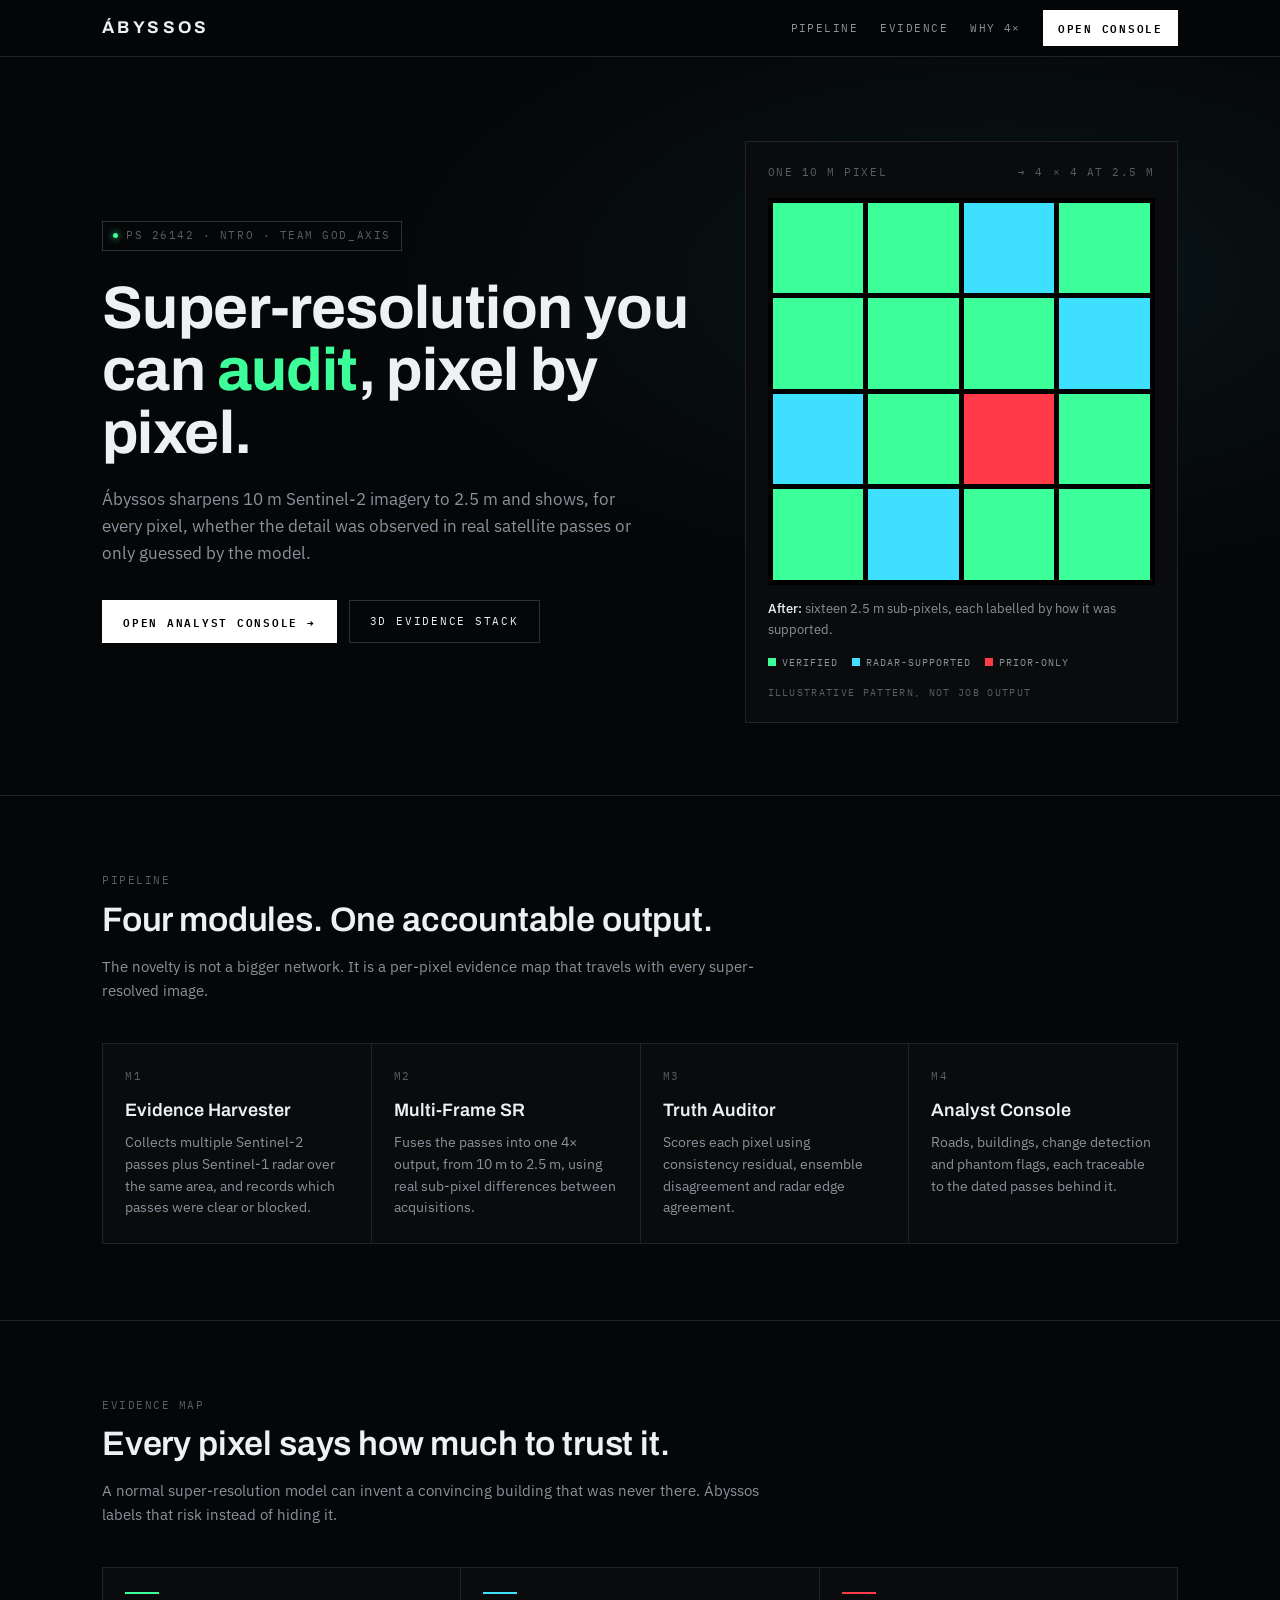
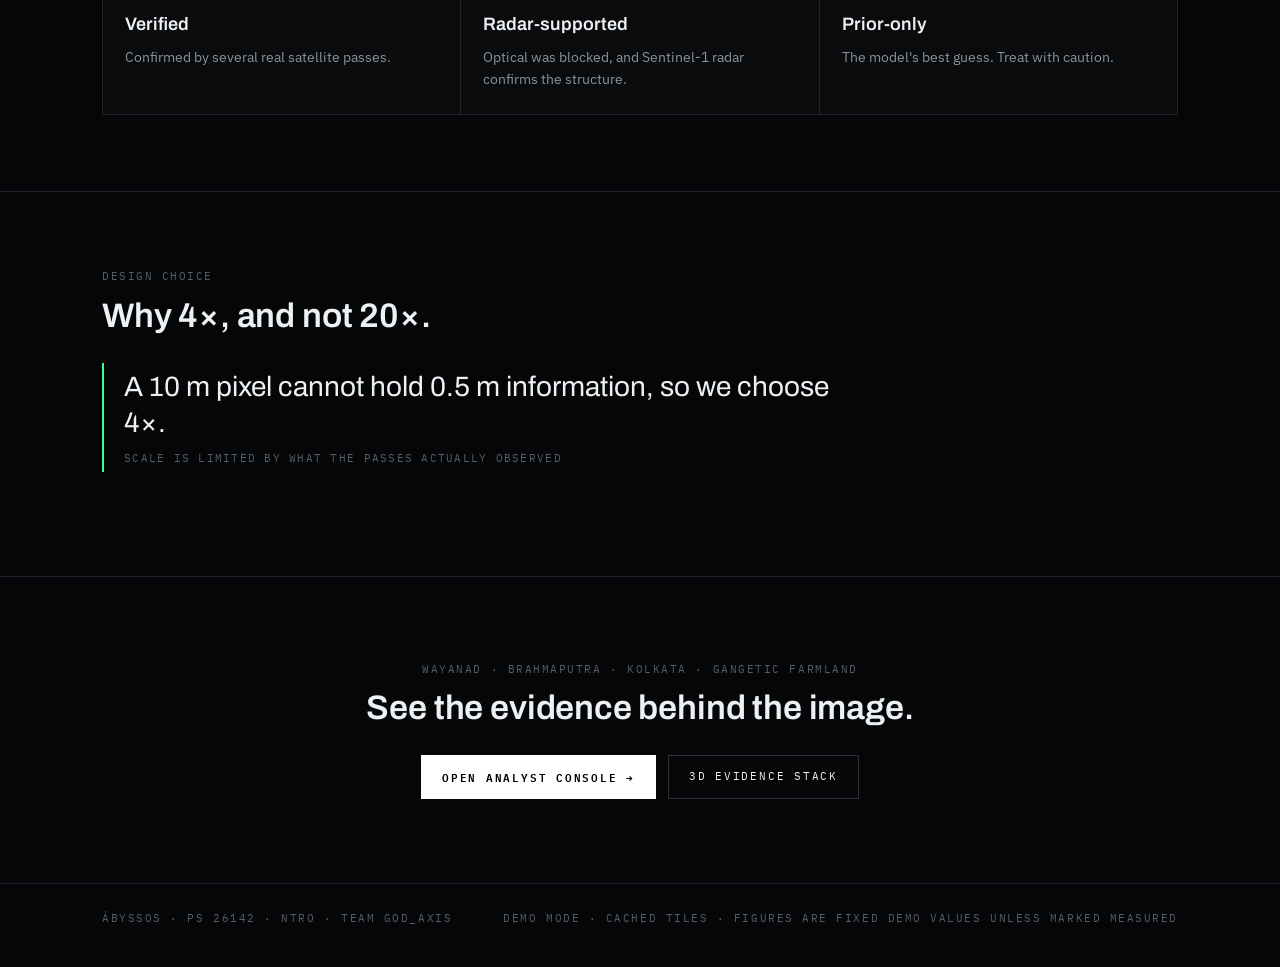
<file: index.html>
<!doctype html>
<html lang="en" data-theme="dark">
<head>
<meta charset="utf-8">
<meta name="viewport" content="width=device-width, initial-scale=1, viewport-fit=cover">
<meta name="description" content="Ábyssos: evidence-grounded super-resolution for 10 m Sentinel-2 imagery. PS 26142 · NTRO · Team God_Axis.">
<title>Ábyssos · Evidence-grounded super-resolution</title>
<link rel="preconnect" href="https://fonts.googleapis.com">
<link rel="preconnect" href="https://fonts.gstatic.com" crossorigin>
<link rel="stylesheet" href="https://fonts.googleapis.com/css2?family=Archivo:wght@500;600;700&family=IBM+Plex+Mono:wght@400;500;600&family=IBM+Plex+Sans:wght@400;500;600&display=swap">
<style>
:root{
  color-scheme:dark;
  --bg:#050607;--panel:#0A0B0D;--panel-2:#101215;--panel-3:#16191D;
  --line:#20242A;--line-2:#2C3138;--text:#EEF1F4;--muted:#8A929B;--dim:#575E67;
  --ev-v:#3DFF9A;--ev-s:#3FE0FF;--ev-p:#FF3B4A;--amber:#FFB020;
  --mono:"IBM Plex Mono",ui-monospace,SFMono-Regular,Menlo,monospace;
  --sans:"IBM Plex Sans",system-ui,-apple-system,"Segoe UI",sans-serif;
  --disp:"Archivo","IBM Plex Sans",system-ui,sans-serif;
  box-sizing:border-box;
  padding-top:env(safe-area-inset-top,0px);padding-bottom:env(safe-area-inset-bottom,0px);
}
*{box-sizing:border-box}
html{scroll-behavior:smooth;scroll-padding-top:70px}
body{margin:0;background:var(--bg);color:var(--text);font-family:var(--sans);font-size:15px;line-height:1.6;-webkit-font-smoothing:antialiased}
a{color:inherit;text-decoration:none}
:focus-visible{outline:1px solid #fff;outline-offset:3px}
.wrap{max-width:1120px;margin:0 auto;padding:0 22px}
.mono{font-family:var(--mono);font-size:11px;letter-spacing:.14em;text-transform:uppercase;color:var(--dim)}

/* nav */
nav{position:sticky;top:0;z-index:10;background:rgba(5,6,7,.88);backdrop-filter:blur(10px);border-bottom:1px solid var(--line)}
nav .wrap{display:flex;align-items:center;gap:22px;height:56px}
.wm{font-family:var(--disp);font-weight:700;font-size:17px;letter-spacing:.2em;text-transform:uppercase}
.sp{flex:1}
nav a.l{font-family:var(--mono);font-size:10.5px;letter-spacing:.14em;text-transform:uppercase;color:var(--muted)}
nav a.l:hover{color:var(--text)}
.btn{display:inline-flex;align-items:center;gap:8px;font-family:var(--mono);font-size:11px;letter-spacing:.16em;text-transform:uppercase;padding:12px 20px;border:1px solid var(--line-2);color:var(--text);transition:background .15s,color .15s,border-color .15s}
.btn:hover{border-color:#fff}
.btn.pri{background:#fff;color:#000;border-color:#fff;font-weight:600}
.btn.pri:hover{background:var(--ev-v);border-color:var(--ev-v)}
nav .btn{padding:8px 14px}

/* hero */
.hero{padding:84px 0 72px;border-bottom:1px solid var(--line);background:radial-gradient(70% 60% at 78% 30%,rgba(63,224,255,.07),transparent 70%)}
.hero .wrap{display:grid;grid-template-columns:1.15fr .85fr;gap:56px;align-items:center}
.tag{display:inline-flex;align-items:center;gap:8px;border:1px solid var(--line-2);padding:5px 10px;margin-bottom:26px}
.tag i{width:5px;height:5px;border-radius:50%;background:var(--ev-v);box-shadow:0 0 7px var(--ev-v)}
h1{font-family:var(--disp);font-weight:700;font-size:clamp(34px,5.4vw,60px);line-height:1.04;letter-spacing:-.01em;margin:0 0 22px}
h1 em{font-style:normal;color:var(--ev-v)}
.lede{color:var(--muted);font-size:17px;max-width:540px;margin:0 0 32px}
.cta{display:flex;flex-wrap:wrap;gap:12px}

/* pixel visual */
.vis{border:1px solid var(--line);background:var(--panel);padding:22px}
.vis .hd{display:flex;justify-content:space-between;margin-bottom:16px}
.px{aspect-ratio:1;display:grid;grid-template-columns:repeat(4,1fr);gap:0;background:#000;padding:0;transition:gap .7s cubic-bezier(.2,.8,.2,1),padding .7s}
.px.split{gap:5px;padding:5px}
.c{background:#3a3f46;transition:background .7s;transition-delay:calc(var(--i)*35ms)}
.px.split .c{background:var(--k)}
.cap{margin-top:14px;font-size:13px;color:var(--muted);min-height:42px}
.cap b{color:var(--text);font-weight:500}
.legend{display:flex;flex-wrap:wrap;gap:14px;margin-top:14px;font-family:var(--mono);font-size:10px;letter-spacing:.1em;text-transform:uppercase;color:var(--muted)}
.legend span::before{content:"";display:inline-block;width:8px;height:8px;margin-right:6px;background:var(--k)}

/* sections */
section{padding:76px 0;border-bottom:1px solid var(--line)}
h2{font-family:var(--disp);font-weight:600;font-size:clamp(24px,3.2vw,34px);line-height:1.15;margin:10px 0 16px;letter-spacing:-.005em}
.sub{color:var(--muted);max-width:660px;margin:0 0 40px}
.grid{display:grid;gap:1px;background:var(--line);border:1px solid var(--line)}
.g4{grid-template-columns:repeat(4,1fr)}
.g3{grid-template-columns:repeat(3,1fr)}
.card{background:var(--panel);padding:24px 22px}
.card:hover{background:var(--panel-2)}
.card .n{font-family:var(--mono);font-size:11px;letter-spacing:.14em;color:var(--dim)}
.card h3{font-family:var(--disp);font-weight:600;font-size:18px;margin:10px 0 8px}
.card p{margin:0;color:var(--muted);font-size:13.5px}
.card .bar{height:2px;width:34px;background:var(--k,#fff);margin-bottom:16px}
.quote{border-left:2px solid var(--ev-v);padding:6px 0 6px 20px;font-family:var(--disp);font-size:clamp(20px,2.6vw,28px);line-height:1.3;max-width:760px}
.quote small{display:block;margin-top:10px;font-family:var(--mono);font-size:10.5px;letter-spacing:.12em;text-transform:uppercase;color:var(--dim)}
.cta-band{text-align:center;padding:84px 0}
.cta-band .cta{justify-content:center}
footer{padding:26px 0 40px}
footer .wrap{display:flex;flex-wrap:wrap;gap:12px 28px;justify-content:space-between}

@media(max-width:900px){
  .hero .wrap{grid-template-columns:1fr;gap:40px}
  .g4{grid-template-columns:repeat(2,1fr)}
  .g3{grid-template-columns:1fr}
  nav a.l{display:none}
}
@media(max-width:520px){.g4{grid-template-columns:1fr}.hero{padding-top:52px}}
@media(prefers-reduced-motion:reduce){*{transition:none!important;scroll-behavior:auto!important}}
</style>
</head>
<body>
<nav>
  <div class="wrap">
    <a class="wm" href="#top">Ábyssos</a>
    <div class="sp"></div>
    <a class="l" href="#pipeline">Pipeline</a>
    <a class="l" href="#evidence">Evidence</a>
    <a class="l" href="#why4x">Why 4×</a>
    <a class="btn pri" href="console.html">Open console</a>
  </div>
</nav>

<header class="hero" id="top">
  <div class="wrap">
    <div>
      <div class="tag mono"><i></i>PS 26142 · NTRO · Team God_Axis</div>
      <h1>Super-resolution you can <em>audit</em>, pixel by pixel.</h1>
      <p class="lede">Ábyssos sharpens 10 m Sentinel-2 imagery to 2.5 m and shows, for every pixel, whether the detail was observed in real satellite passes or only guessed by the model.</p>
      <div class="cta">
        <a class="btn pri" href="console.html">Open analyst console →</a>
        <a class="btn" href="viewer3d.html">3D evidence stack</a>
      </div>
    </div>
    <div class="vis" aria-label="One 10 metre pixel splitting into sixteen 2.5 metre sub-pixels coloured by evidence class">
      <div class="hd mono"><span>One 10 m pixel</span><span>→ 4 × 4 at 2.5 m</span></div>
      <div class="px" id="px"></div>
      <div class="cap" id="cap"></div>
      <div class="legend">
        <span style="--k:var(--ev-v)">Verified</span>
        <span style="--k:var(--ev-s)">Radar-supported</span>
        <span style="--k:var(--ev-p)">Prior-only</span>
      </div>
      <div class="mono" style="margin-top:14px;font-size:9.5px">Illustrative pattern, not job output</div>
    </div>
  </div>
</header>

<section id="pipeline">
  <div class="wrap">
    <div class="mono">Pipeline</div>
    <h2>Four modules. One accountable output.</h2>
    <p class="sub">The novelty is not a bigger network. It is a per-pixel evidence map that travels with every super-resolved image.</p>
    <div class="grid g4">
      <div class="card"><div class="n">M1</div><h3>Evidence Harvester</h3><p>Collects multiple Sentinel-2 passes plus Sentinel-1 radar over the same area, and records which passes were clear or blocked.</p></div>
      <div class="card"><div class="n">M2</div><h3>Multi-Frame SR</h3><p>Fuses the passes into one 4× output, from 10 m to 2.5 m, using real sub-pixel differences between acquisitions.</p></div>
      <div class="card"><div class="n">M3</div><h3>Truth Auditor</h3><p>Scores each pixel using consistency residual, ensemble disagreement and radar edge agreement.</p></div>
      <div class="card"><div class="n">M4</div><h3>Analyst Console</h3><p>Roads, buildings, change detection and phantom flags, each traceable to the dated passes behind it.</p></div>
    </div>
  </div>
</section>

<section id="evidence">
  <div class="wrap">
    <div class="mono">Evidence map</div>
    <h2>Every pixel says how much to trust it.</h2>
    <p class="sub">A normal super-resolution model can invent a convincing building that was never there. Ábyssos labels that risk instead of hiding it.</p>
    <div class="grid g3">
      <div class="card" style="--k:var(--ev-v)"><div class="bar"></div><h3>Verified</h3><p>Confirmed by several real satellite passes.</p></div>
      <div class="card" style="--k:var(--ev-s)"><div class="bar"></div><h3>Radar-supported</h3><p>Optical was blocked, and Sentinel-1 radar confirms the structure.</p></div>
      <div class="card" style="--k:var(--ev-p)"><div class="bar"></div><h3>Prior-only</h3><p>The model's best guess. Treat with caution.</p></div>
    </div>
  </div>
</section>

<section id="why4x">
  <div class="wrap">
    <div class="mono">Design choice</div>
    <h2>Why 4×, and not 20×.</h2>
    <p class="quote">A 10 m pixel cannot hold 0.5 m information, so we choose 4×.
      <small>Scale is limited by what the passes actually observed</small></p>
  </div>
</section>

<section class="cta-band">
  <div class="wrap">
    <div class="mono">Wayanad · Brahmaputra · Kolkata · Gangetic farmland</div>
    <h2>See the evidence behind the image.</h2>
    <div class="cta" style="margin-top:28px">
      <a class="btn pri" href="console.html">Open analyst console →</a>
      <a class="btn" href="viewer3d.html">3D evidence stack</a>
    </div>
  </div>
</section>

<footer>
  <div class="wrap mono">
    <span>Ábyssos · PS 26142 · NTRO · Team God_Axis</span>
    <span>Demo mode · cached tiles · figures are fixed demo values unless marked measured</span>
  </div>
</footer>

<script>
(function(){
  var V='#3DFF9A',S='#3FE0FF',P='#FF3B4A';
  var pattern=[V,V,S,V, V,V,V,S, S,V,P,V, V,S,V,V];
  var px=document.getElementById('px'),cap=document.getElementById('cap');
  pattern.forEach(function(k,i){var d=document.createElement('div');d.className='c';d.style.setProperty('--k',k);d.style.setProperty('--i',i);px.appendChild(d);});
  var A='<b>Before:</b> one 10 m pixel holds a single value. Nothing says what is inside it.';
  var B='<b>After:</b> sixteen 2.5 m sub-pixels, each labelled by how it was supported.';
  var on=false;
  function tick(){on=!on;px.classList.toggle('split',on);cap.innerHTML=on?B:A;}
  cap.innerHTML=A;
  if(window.matchMedia('(prefers-reduced-motion: reduce)').matches){px.classList.add('split');cap.innerHTML=B;return;}
  setTimeout(function(){tick();setInterval(tick,3400);},900);
})();
</script>
</body>
</html>
</file>
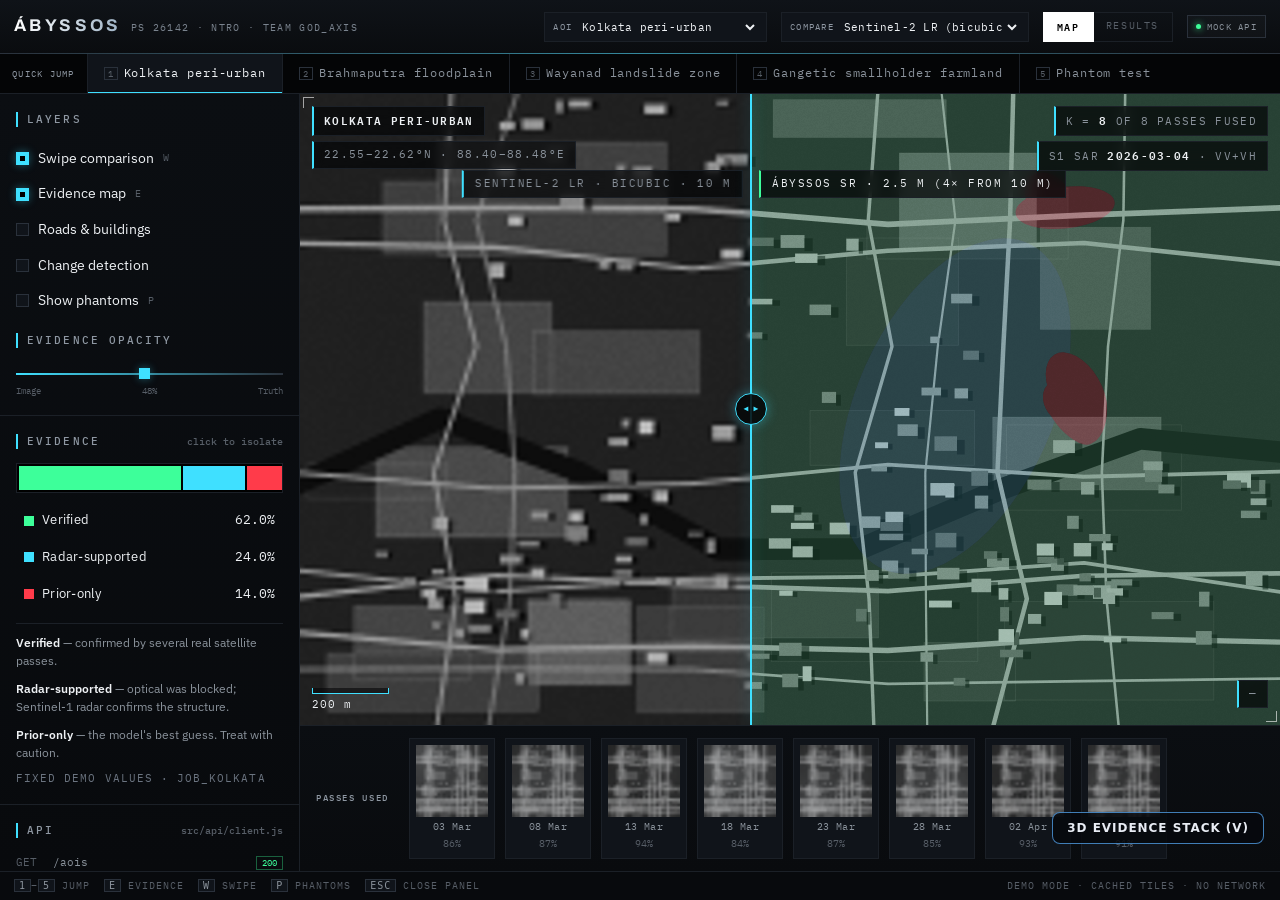
<file: console.html>
<!doctype html>
<html lang="en" data-theme="dark">
<head>
<meta charset="utf-8">
<meta name="viewport" content="width=device-width, initial-scale=1, viewport-fit=cover">
<meta name="description" content="Ábyssos analyst console — evidence-grounded super-resolution for medium-resolution satellite imagery. PS 26142 · NTRO · Team God_Axis.">
<style>
  :root{ color-scheme: dark; padding-top: env(safe-area-inset-top, 0px); padding-bottom: env(safe-area-inset-bottom, 0px); }
  body{ margin:0; font-family: system-ui, -apple-system, "Segoe UI", sans-serif; font-size:14px; background:#050607; }
  img{ max-width:100%; }
  [hidden]{ display:none !important; }
</style>
<title>Ábyssos Console</title>
<link rel="preconnect" href="https://fonts.googleapis.com">
<link rel="preconnect" href="https://fonts.gstatic.com" crossorigin>
<link rel="stylesheet" href="https://fonts.googleapis.com/css2?family=Archivo:wght@500;600;700&family=IBM+Plex+Mono:wght@400;500;600&family=IBM+Plex+Sans:wght@400;500;600&display=swap">
<style>
:root{
  color-scheme: dark;
  --bg:#050607;
  --panel:#0A0B0D;
  --panel-2:#101215;
  --panel-3:#16191D;
  --line:#20242A;
  --line-2:#2C3138;
  --text:#EEF1F4;
  --muted:#8A929B;
  --dim:#575E67;
  --accent:#FFFFFF;
  --ev-v:#3DFF9A;
  --ev-s:#3FE0FF;
  --ev-p:#FF3B4A;
  --amber:#FFB020;
  --violet:#B388FF;
  --mono:"IBM Plex Mono", ui-monospace, SFMono-Regular, Menlo, monospace;
  --sans:"IBM Plex Sans", system-ui, -apple-system, Segoe UI, sans-serif;
  --disp:"Archivo", "IBM Plex Sans", system-ui, sans-serif;
}
*{box-sizing:border-box}
html,body{height:100%}
body{
  margin:0; background:var(--bg); color:var(--text);
  font-family:var(--sans); font-size:13px; line-height:1.45;
  -webkit-font-smoothing:antialiased;
}
button,select,input{font:inherit;color:inherit}
button{background:none;border:0;cursor:pointer}
:focus-visible{outline:1px solid var(--accent);outline-offset:2px}

.app{height:100%;display:flex;flex-direction:column;min-height:0}

/* ── header ───────────────────────────────────── */
.top{
  flex:0 0 auto; display:flex; align-items:center; gap:14px;
  padding:0 14px; padding-top:env(safe-area-inset-top,0px);
  height:calc(54px + env(safe-area-inset-top,0px));
  background:var(--panel); border-bottom:1px solid var(--line);
}
.wm{display:flex;align-items:baseline;gap:9px;min-width:0}
.wm b{
  font-family:var(--disp); font-weight:700; font-size:17px;
  letter-spacing:.20em; text-transform:uppercase; white-space:nowrap;
}
.wm span{
  font-family:var(--mono); font-size:9.5px; letter-spacing:.14em;
  color:var(--dim); text-transform:uppercase; white-space:nowrap;
}
.top .sp{flex:1}
.ctl{
  display:flex;align-items:center;gap:6px;
  background:var(--panel-2); border:1px solid var(--line);
  padding:5px 8px; height:30px;
}
.ctl label{
  font-family:var(--mono);font-size:9px;letter-spacing:.14em;
  color:var(--dim);text-transform:uppercase;
}
.ctl select{
  background:none;border:0;font-family:var(--mono);font-size:11px;
  letter-spacing:.02em;padding:0;cursor:pointer;max-width:180px;
}
.tabs{display:flex;border:1px solid var(--line);height:30px}
.tabs button{
  font-family:var(--mono);font-size:10px;letter-spacing:.16em;
  text-transform:uppercase;padding:0 13px;color:var(--dim);
}
.tabs button[aria-selected="true"]{background:var(--accent);color:#000;font-weight:600}
.pill{
  font-family:var(--mono);font-size:9px;letter-spacing:.14em;text-transform:uppercase;
  border:1px solid var(--line-2);padding:4px 8px;color:var(--muted);
  display:flex;align-items:center;gap:6px;white-space:nowrap;
}
.dot{width:5px;height:5px;border-radius:50%;background:var(--ev-v);box-shadow:0 0 7px var(--ev-v)}

/* ── quick jump ───────────────────────────────── */
.jump{
  flex:0 0 auto;display:flex;align-items:center;gap:0;
  background:var(--bg);border-bottom:1px solid var(--line);
  overflow-x:auto;scrollbar-width:none;
}
.jump::-webkit-scrollbar{display:none}
.jump b{
  font-family:var(--mono);font-size:9px;letter-spacing:.14em;color:var(--dim);
  text-transform:uppercase;padding:0 12px;white-space:nowrap;font-weight:400;
}
.jump button{
  font-family:var(--mono);font-size:10.5px;letter-spacing:.08em;
  padding:8px 14px;color:var(--muted);border-left:1px solid var(--line);
  white-space:nowrap;position:relative;
}
.jump button kbd{
  font-family:var(--mono);font-size:8.5px;color:var(--dim);
  border:1px solid var(--line-2);padding:0 3px;margin-right:6px;
}
.jump button[aria-current="true"]{color:var(--text);background:var(--panel-2)}
.jump button[aria-current="true"]::after{
  content:"";position:absolute;left:0;right:0;bottom:-1px;height:1px;background:var(--accent);
}

/* ── body ─────────────────────────────────────── */
.body{flex:1 1 auto;display:flex;min-height:0}
.side{
  flex:0 0 268px;background:var(--panel);border-right:1px solid var(--line);
  overflow-y:auto;display:flex;flex-direction:column;
}
.blk{padding:14px;border-bottom:1px solid var(--line)}
.blk h3{
  margin:0 0 10px;font-family:var(--mono);font-size:9px;font-weight:500;
  letter-spacing:.20em;text-transform:uppercase;color:var(--dim);
  display:flex;justify-content:space-between;align-items:center;
}

/* layers */
.layer{display:flex;align-items:center;gap:9px;padding:5px 0;cursor:pointer;font-size:12px}
.layer:hover{color:#fff}
.box{
  width:13px;height:13px;flex:0 0 auto;border:1px solid var(--line-2);
  display:grid;place-items:center;background:var(--panel-2);
}
.box.rnd{border-radius:50%}
.layer[aria-pressed="true"] .box{background:var(--accent);border-color:var(--accent)}
.layer[aria-pressed="true"] .box::after{
  content:"";width:5px;height:5px;background:#000;
}
.layer .k{margin-left:auto;font-family:var(--mono);font-size:8.5px;color:var(--dim)}

/* evidence bar */
.evbar{display:flex;height:22px;width:100%;border:1px solid var(--line);margin-bottom:9px;overflow:hidden}
.evbar button{height:100%;position:relative;transition:filter .12s}
.evbar button:hover{filter:brightness(1.35)}
.evbar button[aria-pressed="true"]{box-shadow:inset 0 0 0 1px #000, inset 0 0 0 2px currentColor}
.evrow{display:flex;align-items:center;gap:8px;padding:5px 0;font-size:11.5px;cursor:pointer}
.sw{width:9px;height:9px;flex:0 0 auto}
.evrow .pc{margin-left:auto;font-family:var(--mono);font-size:11px;font-variant-numeric:tabular-nums}
.evrow[aria-pressed="true"]{color:#fff}
.evrow .nm{letter-spacing:.02em}
.defs{margin:10px 0 0;padding:10px 0 0;border-top:1px solid var(--line);font-size:11px;color:var(--muted)}
.defs p{margin:0 0 7px;line-height:1.5}
.defs p:last-child{margin:0}
.defs b{color:var(--text);font-weight:600}
.measured{
  font-family:var(--mono);font-size:8.5px;letter-spacing:.1em;color:var(--dim);
  text-transform:uppercase;margin-top:9px;
}

/* opacity */
input[type=range]{
  -webkit-appearance:none;appearance:none;width:100%;height:2px;background:var(--line-2);
  margin:9px 0;cursor:pointer;
}
input[type=range]::-webkit-slider-thumb{
  -webkit-appearance:none;width:11px;height:11px;background:var(--accent);border-radius:0;
}
input[type=range]::-moz-range-thumb{width:11px;height:11px;background:var(--accent);border:0;border-radius:0}

/* api block */
.api{margin-top:auto}
.ep{display:flex;align-items:center;gap:7px;font-family:var(--mono);font-size:9.5px;color:var(--muted);padding:3px 0}
.ep i{font-style:normal;color:var(--dim);width:30px;flex:0 0 auto}
.ep u{margin-left:auto;text-decoration:none;color:var(--ev-v);font-size:8.5px}
.flip{
  margin-top:10px;background:#000;border:1px solid var(--line);padding:8px;
  font-family:var(--mono);font-size:9.5px;color:var(--muted);line-height:1.6;
  overflow-x:auto;white-space:pre;
}
.flip em{color:var(--ev-p);font-style:normal}
.flip s{color:var(--dim);text-decoration:none}

/* ── stage ────────────────────────────────────── */
.stage{flex:1 1 auto;display:flex;flex-direction:column;min-width:0;min-height:0;position:relative}
.mapwrap{flex:1 1 auto;position:relative;min-height:0;background:#000;overflow:hidden;cursor:crosshair}
#map{display:block;width:100%;height:100%}

.ov{position:absolute;pointer-events:none;font-family:var(--mono)}
.ov.tl{top:12px;left:12px}
.ov.tr{top:12px;right:12px;text-align:right}
.ov.bl{bottom:12px;left:12px}
.ov.br{bottom:12px;right:12px;text-align:right}
.tag{
  display:inline-block;background:rgba(5,6,7,.8);border:1px solid var(--line);
  padding:4px 8px;font-size:9.5px;letter-spacing:.12em;text-transform:uppercase;
  color:var(--muted);margin-bottom:5px;
}
.tag strong{color:var(--text);font-weight:600}
.scalebar{display:flex;flex-direction:column;align-items:flex-start;gap:3px}
.scaleline{height:6px;border:1px solid var(--text);border-top:0;background:rgba(5,6,7,.6)}
.scaletxt{font-size:9.5px;color:var(--text);letter-spacing:.08em}
.methodlbl{
  position:absolute;top:76px;font-size:9.5px;letter-spacing:.14em;text-transform:uppercase;
  background:rgba(5,6,7,.82);border:1px solid var(--line);padding:4px 9px;color:var(--muted);
  pointer-events:none;font-family:var(--mono);
}
#lblL{left:12px;transform:translateX(-100%)}
#lblR{left:12px;color:var(--text)}

#swipe{
  position:absolute;top:0;bottom:0;width:2px;background:var(--accent);
  transform:translateX(-1px);cursor:ew-resize;touch-action:none;
}
#swipe::before{
  content:"";position:absolute;top:50%;left:50%;transform:translate(-50%,-50%);
  width:30px;height:30px;border:1px solid var(--accent);background:rgba(5,6,7,.85);
}
#swipe::after{
  content:"◀  ▶";position:absolute;top:50%;left:50%;transform:translate(-50%,-50%);
  font-family:var(--mono);font-size:8px;letter-spacing:.02em;color:var(--accent);white-space:nowrap;
}

/* frame strip */
.frames{
  flex:0 0 auto;background:var(--panel);border-top:1px solid var(--line);
  padding:9px 12px;display:flex;align-items:center;gap:8px;overflow-x:auto;scrollbar-width:thin;
}
.frames>h3{
  margin:0 10px 0 0;font-family:var(--mono);font-size:9px;font-weight:500;letter-spacing:.18em;
  text-transform:uppercase;color:var(--dim);white-space:nowrap;
}
.fr{
  flex:0 0 auto;border:1px solid var(--line);background:var(--panel-2);
  padding:4px;display:flex;flex-direction:column;gap:3px;align-items:center;min-width:64px;
}
.fr canvas{display:block;width:54px;height:54px;background:#000}
.fr .d{font-family:var(--mono);font-size:8.5px;letter-spacing:.04em;color:var(--muted)}
.fr .c{font-family:var(--mono);font-size:8.5px;color:var(--dim);font-variant-numeric:tabular-nums}
.fr.off{opacity:.42}
.fr.off .c{color:var(--ev-p)}
.fr[aria-pressed="true"]{border-color:var(--accent)}

/* attribution */
.attr{
  position:absolute;left:0;right:0;bottom:0;background:var(--panel);
  border-top:1px solid var(--line-2);transform:translateY(101%);
  transition:transform .18s cubic-bezier(.2,.7,.3,1);z-index:6;max-height:74%;overflow-y:auto;
}
.attr.open{transform:translateY(0)}
.attr-h{
  display:flex;align-items:center;gap:11px;padding:11px 14px;border-bottom:1px solid var(--line);
  flex-wrap:wrap;
}
.attr-h .t{font-family:var(--mono);font-size:12px;letter-spacing:.05em}
.attr-h .t b{font-weight:600;text-transform:uppercase;letter-spacing:.12em}
.badge{
  font-family:var(--mono);font-size:9px;letter-spacing:.14em;text-transform:uppercase;
  padding:3px 8px;color:#000;font-weight:600;
}
.attr-h .x{margin-left:auto;color:var(--muted);font-size:16px;line-height:1;padding:2px 6px}
.attr-b{padding:13px 14px;display:flex;gap:26px;flex-wrap:wrap}
.stat .l{font-family:var(--mono);font-size:8.5px;letter-spacing:.16em;text-transform:uppercase;color:var(--dim)}
.stat .v{font-family:var(--mono);font-size:19px;font-variant-numeric:tabular-nums;margin-top:2px}
.thumbs{display:flex;gap:6px;flex-wrap:wrap;padding:0 14px 6px}
.th{border:1px solid var(--line);background:var(--panel-2);padding:3px;cursor:pointer}
.th canvas{display:block;width:58px;height:58px;background:#000}
.th .d{font-family:var(--mono);font-size:8.5px;color:var(--muted);text-align:center;margin-top:3px}
.th:hover{border-color:var(--accent)}
.miss{padding:0 14px 14px;font-size:11.5px;color:var(--muted);font-family:var(--mono)}
.miss span{color:var(--ev-p)}
.warn{
  margin:0 14px 14px;padding:10px 12px;border:1px solid var(--ev-p);
  background:rgba(255,59,74,.07);font-size:12px;color:#FFD5D8;
}
.warn b{color:var(--ev-p)}

/* ── results ──────────────────────────────────── */
.results{flex:1 1 auto;overflow-y:auto;padding:22px;background:var(--bg)}
.results-in{max-width:1020px;margin:0 auto;display:flex;flex-direction:column;gap:26px}
.results h2{
  font-family:var(--disp);font-size:13px;font-weight:600;letter-spacing:.18em;
  text-transform:uppercase;margin:0 0 4px;
}
.results .sub{font-size:12px;color:var(--muted);margin:0 0 13px;max-width:62ch}
table{border-collapse:collapse;width:100%;font-family:var(--mono);font-size:11px}
th,td{
  text-align:right;padding:7px 9px;border-bottom:1px solid var(--line);
  font-variant-numeric:tabular-nums;white-space:nowrap;
}
th:first-child,td:first-child{text-align:left}
thead th{
  font-size:8.5px;letter-spacing:.14em;text-transform:uppercase;color:var(--dim);font-weight:500;
  border-bottom:1px solid var(--line-2);
}
tbody tr.us td{background:var(--panel-2);color:var(--text)}
tbody tr.us td:first-child{font-weight:600}
td.n{color:var(--dim)}
.best{color:var(--ev-v)}
.tw{overflow-x:auto;border:1px solid var(--line);background:var(--panel)}
.charts{display:grid;grid-template-columns:repeat(auto-fit,minmax(320px,1fr));gap:18px}
.card{border:1px solid var(--line);background:var(--panel);padding:16px}
.card h4{
  margin:0 0 3px;font-family:var(--mono);font-size:10px;letter-spacing:.14em;
  text-transform:uppercase;font-weight:500;
}
.card p{margin:0 0 12px;font-size:11.5px;color:var(--muted)}
.card svg{width:100%;height:auto;display:block}

.foot{
  flex:0 0 auto;display:flex;align-items:center;gap:14px;flex-wrap:wrap;
  padding:7px 14px;padding-bottom:calc(7px + env(safe-area-inset-bottom,0px));
  border-top:1px solid var(--line);background:var(--panel);
  font-family:var(--mono);font-size:9px;letter-spacing:.1em;color:var(--dim);text-transform:uppercase;
}
.foot kbd{border:1px solid var(--line-2);padding:0 4px;color:var(--muted)}

@media (max-width:900px){
  .app{height:auto;min-height:100%}
  .body{flex-direction:column}
  .side{flex:0 0 auto;width:100%;border-right:0;border-bottom:1px solid var(--line);order:2}
  .stage{order:1}
  .mapwrap{height:min(62vh,440px);flex:0 0 auto}
  .top{flex-wrap:wrap;height:auto;padding-bottom:9px;gap:9px}
  .top .sp{display:none}
  .wm{width:100%}
}
@media (prefers-reduced-motion:reduce){
  *{transition:none!important;animation:none!important}
}
</style>

<link rel="stylesheet" href="console-theme.css">
</head>
<body>
<div class="app">
  <header class="top">
    <div class="wm"><b>Ábyssos</b><span>PS 26142 · NTRO · Team God_Axis</span></div>
    <div class="sp"></div>
    <div class="ctl"><label for="aoi">AOI</label><select id="aoi"></select></div>
    <div class="ctl"><label for="cmp">Compare</label><select id="cmp">
      <option value="lr">Sentinel-2 LR (bicubic)</option>
      <option value="esrgan">Real-ESRGAN</option>
      <option value="swinir">SwinIR</option>
      <option value="prev">Ábyssos SR · Mar window</option>
    </select></div>
    <div class="tabs" role="tablist">
      <button id="tabMap" role="tab" aria-selected="true">Map</button>
      <button id="tabRes" role="tab" aria-selected="false">Results</button>
    </div>
    <div class="pill" id="apiPill"><span class="dot"></span>Mock API</div>
  </header>

  <nav class="jump" id="jump"><b>Quick jump</b></nav>

  <div class="body">
    <aside class="side">
      <div class="blk">
        <h3>Layers</h3>
        <div id="layers"></div>
        <h3 style="margin-top:14px">Evidence opacity</h3>
        <input type="range" id="op" min="0" max="100" value="48" aria-label="Evidence overlay opacity">
        <div style="display:flex;justify-content:space-between;font-family:var(--mono);font-size:9px;color:var(--dim)">
          <span>Image</span><span id="opv">48%</span><span>Truth</span>
        </div>
      </div>

      <div class="blk">
        <h3>Evidence <span id="evClick" style="color:var(--dim);text-transform:none;letter-spacing:0;font-size:9.5px">click to isolate</span></h3>
        <div class="evbar" id="evbar">
          <button data-c="V" style="color:var(--ev-v);background:var(--ev-v)" title="Verified"></button>
          <button data-c="S" style="color:var(--ev-s);background:var(--ev-s)" title="Radar-supported"></button>
          <button data-c="P" style="color:var(--ev-p);background:var(--ev-p)" title="Prior-only"></button>
        </div>
        <button class="evrow" data-c="V" aria-pressed="false"><i class="sw" style="background:var(--ev-v)"></i><span class="nm">Verified</span><span class="pc" id="pcV">—</span></button>
        <button class="evrow" data-c="S" aria-pressed="false"><i class="sw" style="background:var(--ev-s)"></i><span class="nm">Radar-supported</span><span class="pc" id="pcS">—</span></button>
        <button class="evrow" data-c="P" aria-pressed="false"><i class="sw" style="background:var(--ev-p)"></i><span class="nm">Prior-only</span><span class="pc" id="pcP">—</span></button>
        <div class="defs">
          <p><b>Verified</b> — confirmed by several real satellite passes.</p>
          <p><b>Radar-supported</b> — optical was blocked; Sentinel-1 radar confirms the structure.</p>
          <p><b>Prior-only</b> — the model's best guess. Treat with caution.</p>
        </div>
        <div class="measured" id="measured">Measured from the rendered map</div>
      </div>

      <div class="blk api">
        <h3>API <span style="color:var(--dim);text-transform:none;letter-spacing:0;font-size:9.5px">src/api/client.js</span></h3>
        <div class="ep"><i>GET</i>/aois<u>200</u></div>
        <div class="ep"><i>GET</i>/result/{job}<u>200</u></div>
        <div class="ep"><i>POST</i>/attribute/{job}<u>200</u></div>
        <div class="ep"><i>GET</i>/tile/{job}/sr/{z}/{x}/{y}<u>mock</u></div>
        <div class="ep"><i>GET</i>/tile/{job}/evidence/{z}/{x}/{y}<u>mock</u></div>
        <div class="flip"><s>const API =</s> <em>"http://localhost:8000"</em>
<s>// one line flips mock → engine</s></div>
      </div>
    </aside>

    <main class="stage" id="stageMap">
      <div class="mapwrap" id="mapwrap">
        <canvas id="map"></canvas>
        <div class="methodlbl" id="lblL">Sentinel-2 LR · 10 m</div>
        <div class="methodlbl" id="lblR">Ábyssos SR · 2.5 m (4× from 10 m)</div>
        <div id="swipe"></div>
        <div class="ov tl" id="ovAoi"></div>
        <div class="ov tr" id="ovState"></div>
        <div class="ov bl">
          <div class="scalebar">
            <div class="scaleline" id="sbline" style="width:120px"></div>
            <div class="scaletxt" id="sbtxt">500 m</div>
          </div>
        </div>
        <div class="ov br"><div class="tag" id="ovCur">—</div></div>

        <section class="attr" id="attr" aria-live="polite">
          <div class="attr-h">
            <div class="t" id="atTitle"><b>Building</b> at 22.583°N, 88.441°E</div>
            <span class="badge" id="atBadge">Verified</span>
            <button class="x" id="atClose" aria-label="Close attribution">×</button>
          </div>
          <div class="attr-b">
            <div class="stat"><div class="l">Supporting passes</div><div class="v" id="atFrames">6 / 8</div></div>
            <div class="stat"><div class="l">Radar agreement</div><div class="v" id="atSar">0.82</div></div>
            <div class="stat"><div class="l">Consistency residual</div><div class="v" id="atRes">0.031</div></div>
            <div class="stat"><div class="l">Ensemble spread</div><div class="v" id="atSpread">0.09</div></div>
          </div>
          <div class="thumbs" id="atThumbs"></div>
          <div class="miss" id="atMiss"></div>
          <div class="warn" id="atWarn" hidden><b>No observation supports this feature.</b> The model generated it. Do not act on it alone.</div>
        </section>
      </div>

      <div class="frames" id="frames"><h3>Passes used</h3></div>
    </main>

    <main class="results" id="stageRes" hidden>
      <div class="results-in">
        <section>
          <h2>Benchmark · WorldStrat + Indian AOIs<span class="illu">Illustrative</span></h2>
          <p class="sub">Demo values for layout, not measured results, until the eval harness JSON is connected. Unmeasured cells render as <span style="font-family:var(--mono);color:var(--dim)">—</span>, never as a placeholder number.</p>
          <div class="tw"><table id="tblMain"></table></div>
        </section>
        <div class="charts">
          <div class="card">
            <h4>K-sweep · the thesis<span class="illu">Illustrative</span></h4>
            <p>Road IoU against the number of real passes fused. More observed evidence, better result.</p>
            <div id="chartK"></div>
          </div>
          <div class="card">
            <h4>Auditor reliability<span class="illu">Illustrative</span></h4>
            <p>ROC of the auditor score against true per-pixel error. AUROC 0.91.</p>
            <div id="chartR"></div>
          </div>
        </div>
        <section>
          <h2>Ablation<span class="illu">Illustrative</span></h2>
          <p class="sub">Each component removed from the full system, everything else held fixed.</p>
          <div class="tw"><table id="tblAbl"></table></div>
        </section>
      </div>
    </main>
  </div>

  <footer class="foot">
    <span><kbd>1</kbd>–<kbd>5</kbd> jump</span>
    <span><kbd>E</kbd> evidence</span>
    <span><kbd>W</kbd> swipe</span>
    <span><kbd>P</kbd> phantoms</span>
    <span><kbd>Esc</kbd> close panel</span>
    <span style="margin-left:auto" id="footState">Demo mode · cached tiles · no network</span>
  </footer>
</div>

<script>
"use strict";

/* ═══ 1. DATA — every fetch would live here (src/api/client.js) ═══ */

const AOIS = [
  {id:"kolkata", key:"1", name:"Kolkata peri-urban",          bbox:[88.40,22.55,88.48,22.62], seed:41, cloud:0.10, kind:"urban"},
  {id:"assam",   key:"2", name:"Brahmaputra floodplain",      bbox:[91.60,26.10,91.70,26.20], seed:77, cloud:0.58, kind:"flood"},
  {id:"wayanad", key:"3", name:"Wayanad landslide zone",      bbox:[76.05,11.60,76.15,11.70], seed:13, cloud:0.32, kind:"hill"},
  {id:"farm",    key:"4", name:"Gangetic smallholder farmland",bbox:[81.20,25.80,81.30,25.90],seed:5,  cloud:0.14, kind:"farm"},
  {id:"phantom", key:"5", name:"Phantom test · confirmed empty",bbox:[81.35,25.60,81.45,25.70],seed:99,cloud:0.05, kind:"bare"}
];

const MOCK = {
  aois: () => AOIS.map(a => ({id:a.id, name:a.name, bbox:a.bbox})),
  result: (id) => {
    const a = AOIS.find(x => x.id === id), r = rng(a.seed * 7);
    const frames = Array.from({length:8}, (_,i) => {
      const clear = Math.max(0.04, Math.min(0.99, 1 - a.cloud * (0.4 + 1.5 * r())));
      const d = new Date(Date.UTC(2026, 2, 3 + 5*i));
      return {k:i, date:d.toISOString().slice(0,10),
              clear_fraction:+clear.toFixed(2), used:clear > 0.35};
    });
    return {job_id:`job_${id}`, frames, sar:{date:"2026-03-04", available:true, pol:["VV","VH"]}};
  },
  // attribute() is computed from the rendered evidence masks — see attribute()
};

const RESULTS = {
  cols:["Road IoU","Bldg F1","Phantom /km²","Auditor AUROC","SAM°","cPSNR"],
  rows:[
    {m:"Bicubic ×4",        v:[0.31, 0.29, 0.0,  null, 0.9,  24.1]},
    {m:"Real-ESRGAN",       v:[0.44, 0.51, 7.4,  null, 4.8,  23.3]},
    {m:"SwinIR",            v:[0.47, 0.54, 2.9,  null, 2.6,  25.7]},
    {m:"SR3 (diffusion)",   v:[0.46, 0.55, 6.1,  null, 5.2,  null]},
    {m:"HighRes-net (MFSR)",v:[0.52, 0.57, 0.8,  null, 1.4,  26.9]},
    {m:"Ábyssos",           v:[0.61, 0.66, 0.3,  0.91, 1.1,  27.8], us:true}
  ],
  best:[0.61, 0.66, 0.0, 0.91, 0.9, 27.8],
  lowerBetter:[false,false,true,false,true,false],
  abl:{
    cols:["Road IoU","Phantom /km²","AUROC"],
    rows:[
      {m:"Full system",              v:[0.61, 0.3, 0.91]},
      {m:"− SAR branch",             v:[0.56, 0.5, 0.88]},
      {m:"− multi-frame (K=1)",      v:[0.46, 2.6, 0.79]},
      {m:"− consistency residual",   v:[0.60, 1.9, 0.71]},
      {m:"− ensemble disagreement",  v:[0.61, 0.9, 0.83]},
      {m:"− calibration sweep",      v:[0.61, 0.4, null]}
    ]
  },
  ksweep:[[1,0.46],[2,0.51],[3,0.545],[4,0.572],[5,0.589],[6,0.599],[7,0.606],[8,0.61]],
  roc:[[0,0],[0.03,0.30],[0.07,0.48],[0.12,0.63],[0.20,0.76],[0.32,0.86],[0.48,0.93],[0.68,0.97],[1,1]]
};

/* ═══ 2. SCENE SYNTHESIS (stands in for tiles from /tile/...) ═══ */

function rng(s){ let a = s >>> 0; return () => { a |= 0; a = a + 0x6D2B79F5 | 0;
  let t = Math.imul(a ^ a >>> 15, 1 | a); t = t + Math.imul(t ^ t >>> 7, 61 | t) ^ t;
  return ((t ^ t >>> 14) >>> 0) / 4294967296; }; }

function makeScene(aoi){
  const r = rng(aoi.seed), S = {roads:[],builds:[],fields:[],water:[],phantoms:[],
    prior:[], cloud:null, changes:[], scars:[]};
  const pick = () => { const u = r(); return u < 0.80 ? "V" : u < 0.93 ? "S" : "P"; };

  // cloud / radar region
  S.cloud = {cx:0.26 + 0.48*r(), cy:0.24 + 0.5*r(),
             rx:0.12 + 0.62*aoi.cloud, ry:0.10 + 0.56*aoi.cloud, rot:r()*3.14};
  const inCloud = (x,y) => { if (!S.cloud) return false; const c = S.cloud;
    const dx = (x-c.cx)/c.rx, dy = (y-c.cy)/c.ry; return dx*dx + dy*dy < 1; };

  // prior-only blobs
  const nP = aoi.kind === "bare" ? 2 : 3 + Math.floor(r()*3);
  for (let i = 0; i < nP; i++){
    const cx = 0.08 + 0.84*r(), cy = 0.08 + 0.84*r(), lobes = 2 + Math.floor(r()*3);
    for (let j = 0; j < lobes; j++)
      S.prior.push({cx:cx + (r()-0.5)*0.06, cy:cy + (r()-0.5)*0.05,
                    rx:0.018 + 0.036*r(), ry:0.015 + 0.030*r(), rot:r()*3.14});
  }

  // fields / ground texture
  const nF = aoi.kind === "farm" ? 46 : aoi.kind === "bare" ? 14 : 22;
  for (let i = 0; i < nF; i++){
    const w = 0.07 + 0.17*r(), h = 0.05 + 0.13*r();
    S.fields.push({x:r()*(1-w), y:r()*(1-h), w, h, t:0.10 + 0.30*r(), a:(r()-0.5)*0.22});
  }

  // water
  if (aoi.kind === "flood" || aoi.kind === "urban"){
    const wide = aoi.kind === "flood";
    const pts = [], n = 7, base = 0.30 + 0.4*r();
    for (let i = 0; i <= n; i++) pts.push([i/n, base + Math.sin(i*1.25 + aoi.seed)*0.11 + (r()-0.5)*0.04]);
    S.water.push({pts, w:wide ? 0.115 : 0.022});
  }
  if (aoi.kind === "hill"){
    for (let i = 0; i < 3; i++){
      const pts = [], n = 6, base = 0.2 + 0.25*i;
      for (let j = 0; j <= n; j++) pts.push([j/n, base + Math.sin(j*1.9 + i)*0.05]);
      S.scars.push({pts, w:0.018 + 0.03*r()});
    }
  }

  // roads
  const nR = aoi.kind === "bare" ? 0 : aoi.kind === "urban" ? 13 : aoi.kind === "farm" ? 8 : 6;
  for (let i = 0; i < nR; i++){
    const horiz = r() < 0.5, off = 0.06 + 0.88*r(), pts = [], n = 5;
    for (let j = 0; j <= n; j++){
      const t = j/n, wob = (r()-0.5)*0.05;
      pts.push(horiz ? [t, off + wob] : [off + wob, t]);
    }
    const mid = pts[3];
    S.roads.push({pts, w:0.0022 + 0.0045*r(), ev: inCloud(mid[0],mid[1]) ? "S" : pick()});
  }

  // buildings
  const nB = aoi.kind === "urban" ? 150 : aoi.kind === "flood" ? 42 : aoi.kind === "farm" ? 30 : 0;
  const cl = Array.from({length:Math.max(1,Math.round(nB/22))}, () => [0.1 + 0.8*r(), 0.1 + 0.8*r()]);
  for (let i = 0; i < nB; i++){
    const c = cl[Math.floor(r()*cl.length)];
    const x = Math.min(0.97, Math.max(0.01, c[0] + (r()-0.5)*0.30));
    const y = Math.min(0.97, Math.max(0.01, c[1] + (r()-0.5)*0.30));
    S.builds.push({x, y, w:0.008 + 0.017*r(), h:0.008 + 0.016*r(), t:0.34 + 0.42*r(),
      ev: inCloud(x,y) ? "S" : pick()});
  }

  // GAN phantoms (what Real-ESRGAN invents; Ábyssos flags or omits them)
  const nPh = aoi.kind === "bare" ? 4 : 2;
  for (let i = 0; i < nPh; i++){
    const horiz = r() < 0.5, off = 0.15 + 0.7*r(), pts = [], n = 4;
    for (let j = 0; j <= n; j++){ const t = 0.12 + 0.76*(j/n);
      pts.push(horiz ? [t, off + (r()-0.5)*0.03] : [off + (r()-0.5)*0.03, t]); }
    S.phantoms.push({pts, w:0.003 + 0.003*r()});
    const m = pts[2]; S.prior.push({cx:m[0], cy:m[1], rr:0.05 + 0.03*r()});
  }

  // change detection polygons
  const nC = aoi.kind === "bare" ? 1 : 5;
  for (let i = 0; i < nC; i++){
    const u = r();
    S.changes.push({x:0.08 + 0.8*r(), y:0.08 + 0.8*r(), w:0.03 + 0.06*r(), h:0.03 + 0.05*r(),
      t: u < 0.5 ? "new" : u < 0.78 ? "gone" : "unrel"});
  }
  return S;
}

/* ═══ 3. RASTER RENDERING ═══ */

let noisePat = null;
function noise(){
  if (noisePat) return noisePat;
  const c = document.createElement("canvas"); c.width = c.height = 128;
  const x = c.getContext("2d"), d = x.createImageData(128,128);
  for (let i = 0; i < d.data.length; i += 4){
    const v = 118 + (Math.random()-0.5)*80;
    d.data[i] = d.data[i+1] = d.data[i+2] = v; d.data[i+3] = 255;
  }
  x.putImageData(d,0,0); noisePat = c; return c;
}

const g = (v) => { const n = Math.round(Math.max(0, Math.min(255, v*255)));
  return `rgb(${n},${n},${n})`; };

function poly(ctx, pts, W, H, w){
  ctx.beginPath();
  pts.forEach((p,i) => i ? ctx.lineTo(p[0]*W, p[1]*H) : ctx.moveTo(p[0]*W, p[1]*H));
  ctx.lineWidth = Math.max(0.6, w*W); ctx.lineCap = "round"; ctx.lineJoin = "round"; ctx.stroke();
}

/* mode: lr | sr | esrgan | swinir | prev ; opt.frame → per-pass jitter + cloud veil */
function drawScene(ctx, W, H, S, mode, opt){
  opt = opt || {};
  const soft = mode === "swinir", fake = mode === "esrgan";
  ctx.save();
  if (opt.frame != null){
    const r = rng(opt.frame * 991 + 3);
    ctx.translate((r()-0.5)*W*0.006, (r()-0.5)*H*0.006);
  }
  ctx.fillStyle = g(0.13); ctx.fillRect(-W,-H,W*3,H*3);

  // ground texture
  S.fields.forEach(f => { ctx.fillStyle = g(f.t + (soft ? 0.03 : 0));
    ctx.fillRect(f.x*W, f.y*H, f.w*W, f.h*H); });
  if (!soft){
    ctx.strokeStyle = "rgba(255,255,255,.10)"; ctx.lineWidth = 0.7;
    S.fields.forEach(f => ctx.strokeRect(f.x*W, f.y*H, f.w*W, f.h*H));
  }

  ctx.strokeStyle = g(0.055); S.water.forEach(w => poly(ctx, w.pts, W, H, w.w));
  ctx.strokeStyle = g(0.26);  S.scars.forEach(w => poly(ctx, w.pts, W, H, w.w));

  ctx.strokeStyle = g(fake ? 0.80 : 0.62);
  S.roads.forEach(rd => poly(ctx, rd.pts, W, H, rd.w));

  S.builds.forEach(b => {
    ctx.fillStyle = g(b.t + (fake ? 0.16 : 0));
    ctx.fillRect(b.x*W, b.y*H, b.w*W, b.h*H);
    if (!soft){ ctx.fillStyle = "rgba(0,0,0,.55)";
      ctx.fillRect((b.x + b.w)*W, (b.y + b.h*0.25)*H, b.w*W*0.34, b.h*H); }
  });

  if (fake){ // the GAN's invented structures
    ctx.strokeStyle = g(0.78);
    S.phantoms.forEach(p => poly(ctx, p.pts, W, H, p.w));
  }

  // sensor grain
  const np = ctx.createPattern(noise(), "repeat");
  ctx.globalAlpha = fake ? 0.16 : soft ? 0.05 : 0.10;
  ctx.globalCompositeOperation = "overlay";
  ctx.fillStyle = np; ctx.fillRect(0,0,W,H);
  ctx.globalCompositeOperation = "source-over"; ctx.globalAlpha = 1;

  if (opt.frame != null && opt.cloudAmt > 0.02){ // per-pass cloud veil
    const r = rng(opt.frame * 31 + 7);
    ctx.globalAlpha = Math.min(0.92, opt.cloudAmt);
    const grd = ctx.createRadialGradient(r()*W, r()*H, 0, W*0.5, H*0.5, W*0.9);
    grd.addColorStop(0,"rgba(235,240,245,.95)"); grd.addColorStop(1,"rgba(190,200,210,.15)");
    ctx.fillStyle = grd; ctx.fillRect(0,0,W,H); ctx.globalAlpha = 1;
  }
  ctx.restore();
}

function renderLayer(W, H, S, mode, frameOpt){
  const c = document.createElement("canvas"); c.width = W; c.height = H;
  const x = c.getContext("2d");
  if (mode === "lr"){
    const q = 4, s = document.createElement("canvas");
    s.width = Math.max(8, Math.round(W/q)); s.height = Math.max(8, Math.round(H/q));
    drawScene(s.getContext("2d"), s.width, s.height, S, "lr", frameOpt || {});
    x.imageSmoothingEnabled = true; x.imageSmoothingQuality = "high";
    x.drawImage(s, 0, 0, W, H);
    x.globalAlpha = 0.5; x.drawImage(s, 0, 0, W, H); x.globalAlpha = 1;
  } else {
    drawScene(x, W, H, S, mode, {cloudAmt:0});
    if (mode === "swinir"){ x.filter = "blur(0.7px)"; x.drawImage(c,0,0); x.filter = "none"; }
  }
  return c;
}

function frameLayer(k){
  const fr = st.res.frames[k];
  return renderLayer(st.W, st.H, st.scene, "lr",
    {frame:k, cloudAmt:(1 - fr.clear_fraction) * 1.6});
}

/* evidence class masks — verified everywhere minus radar & prior regions */
function renderMasks(W, H, S){
  const mk = () => { const c = document.createElement("canvas"); c.width = W; c.height = H;
    return [c, c.getContext("2d")]; };
  const [cV,xV] = mk(), [cS,xS] = mk(), [cP,xP] = mk();

  const cloudPath = (x) => { if (!S.cloud) return false; const c = S.cloud;
    x.beginPath(); x.ellipse(c.cx*W, c.cy*H, c.rx*W, c.ry*H, c.rot, 0, 6.2832); return true; };
  const priorPaths = (x) => S.prior.forEach(p => {
    x.beginPath(); x.ellipse(p.cx*W, p.cy*H, p.rx*W, p.ry*H, p.rot, 0, 6.2832); x.fill(); });

  xV.fillStyle = "#fff"; xV.fillRect(0,0,W,H);
  xV.globalCompositeOperation = "destination-out";
  if (cloudPath(xV)) xV.fill();
  priorPaths(xV);
  xV.globalCompositeOperation = "source-over";

  xS.fillStyle = "#fff"; if (cloudPath(xS)) xS.fill();
  xS.globalCompositeOperation = "destination-out"; priorPaths(xS);
  xS.globalCompositeOperation = "source-over";

  xP.fillStyle = "#fff"; priorPaths(xP);

  return {V:cV, S:cS, P:cP};
}

function tint(mask, rgba){
  const c = document.createElement("canvas"); c.width = mask.width; c.height = mask.height;
  const x = c.getContext("2d");
  x.drawImage(mask,0,0); x.globalCompositeOperation = "source-in";
  x.fillStyle = rgba; x.fillRect(0,0,c.width,c.height);
  return c;
}

/* ═══ 4. STATE ═══ */

const EV = {
  V:{name:"Verified",        rgba:"rgba(61,255,154,.353)", hex:"#3DFF9A"},
  S:{name:"Radar-supported", rgba:"rgba(63,224,255,.431)", hex:"#3FE0FF"},
  P:{name:"Prior-only",      rgba:"rgba(255,59,74,.549)",  hex:"#FF3B4A"}
};

const HARD = { kolkata:{V:62,S:24}, assam:{V:31,S:44}, wayanad:{V:48,S:31}, farm:{V:66,S:22}, phantom:{V:8,S:12} };
const st = {
  aoi:AOIS[0], scene:null, res:null,
  base:"sr", cmp:"lr", swipe:true, swipeX:0.46,
  ev:true, op:0.48, roads:false, change:false, phantom:false,
  isolate:null, activeFrame:null,
  W:0, H:0, dpr:1,
  cv:{}, masks:null, maskData:null, pct:{V:0,S:0,P:0}
};

const $ = (s) => document.querySelector(s);
const map = $("#map"), wrap = $("#mapwrap"), ctx = map.getContext("2d");

/* ═══ 5. BUILD / REBUILD ═══ */

function rebuild(){
  const rect = wrap.getBoundingClientRect();
  st.dpr = Math.min(2, window.devicePixelRatio || 1);
  st.W = Math.max(320, Math.round(rect.width * st.dpr));
  st.H = Math.max(240, Math.round(rect.height * st.dpr));
  map.width = st.W; map.height = st.H;
  map.style.width = rect.width + "px"; map.style.height = rect.height + "px";

  const S = st.scene;
  st.cv.sr      = renderLayer(st.W, st.H, S, "sr");
  st.cv.lr      = renderLayer(st.W, st.H, S, "lr");
  st.cv.esrgan  = renderLayer(st.W, st.H, S, "esrgan");
  st.cv.swinir  = renderLayer(st.W, st.H, S, "swinir");
  st.cv.prev    = st.cv.sr;

  st.masks = renderMasks(st.W, st.H, S);
  const ec = document.createElement("canvas"); ec.width = st.W; ec.height = st.H;
  const ex = ec.getContext("2d");
  ["V","S","P"].forEach(k => ex.drawImage(tint(st.masks[k], EV[k].rgba), 0, 0));
  st.cv.ev = ec;

  // measure real class proportions from the rendered masks
  st.maskData = {}; const total = st.W * st.H; const counts = {V:0,S:0,P:0};
  ["V","S","P"].forEach(k => {
    const d = st.masks[k].getContext("2d").getImageData(0,0,st.W,st.H);
    st.maskData[k] = d;
    let n = 0; for (let i = 3; i < d.data.length; i += 4) if (d.data[i] > 100) n++;
    counts[k] = n;
  });
  const sum = counts.V + counts.S + counts.P || 1;
  { const h = HARD[st.aoi.id]; st.pct.V = h.V/100; st.pct.S = h.S/100; st.pct.P = (100 - h.V - h.S)/100; }
  paintLegend();
  draw();
}

function paintLegend(){
  const bar = $("#evbar");
  ["V","S","P"].forEach(k => {
    bar.querySelector(`[data-c="${k}"]`).style.flex = `0 0 ${(st.pct[k]*100).toFixed(2)}%`;
    $("#pc" + k).textContent = (st.pct[k]*100).toFixed(1) + "%";
  });
  $("#measured").textContent = `Fixed demo values · job_${st.aoi.id}`;
}

function draw(){
  const {W,H} = st;
  ctx.clearRect(0,0,W,H);
  const sx = st.swipe ? Math.round(st.swipeX * W) : 0;
  const left = st.activeFrame != null ? st.cv.frame : (st.cv[st.cmp] || st.cv.lr);
  const right = st.cv.sr;

  if (st.swipe && sx > 0) ctx.drawImage(left, 0, 0);
  ctx.save();
  ctx.beginPath(); ctx.rect(sx, 0, W - sx, H); ctx.clip();
  ctx.drawImage(right, 0, 0);

  if (st.ev && st.op > 0){
    if (st.isolate){
      ctx.globalAlpha = 1;
      ctx.drawImage(dimExcept(st.isolate), 0, 0);
      ctx.globalAlpha = Math.max(0.55, st.op);
      ctx.drawImage(tintCache(st.isolate), 0, 0);
    } else {
      ctx.globalAlpha = st.op;
      ctx.drawImage(st.cv.ev, 0, 0);
    }
    ctx.globalAlpha = 1;
  }

  if (st.roads) drawVectors();
  if (st.change) drawChanges();
  if (st.phantom) drawPhantoms();
  ctx.restore();

  $("#swipe").hidden = !st.swipe;
  const cssx = sx / st.dpr;
  $("#swipe").style.left = cssx + "px";
  $("#lblL").style.left = (cssx - 8) + "px";
  $("#lblR").style.left = (st.swipe ? cssx + 8 : 12) + "px";
  $("#lblL").hidden = !st.swipe;
  $("#lblL").textContent = st.activeFrame != null
    ? `Pass ${st.activeFrame + 1} · ${st.res.frames[st.activeFrame].date} · LR 10 m`
    : ({lr:"Sentinel-2 LR · bicubic · 10 m", esrgan:"Real-ESRGAN · 2.5 m",
        swinir:"SwinIR · 2.5 m", prev:"Ábyssos SR · Mar window"})[st.cmp];
}

const _cache = {};
function tintCache(k){ return _cache["t"+k] || (_cache["t"+k] = tint(st.masks[k], EV[k].rgba)); }
function dimExcept(k){
  const key = "d" + k + st.W + st.H;
  if (_cache[key]) return _cache[key];
  const c = document.createElement("canvas"); c.width = st.W; c.height = st.H;
  const x = c.getContext("2d");
  x.fillStyle = "rgba(2,3,4,.90)"; x.fillRect(0,0,st.W,st.H);
  x.globalCompositeOperation = "destination-out"; x.drawImage(st.masks[k],0,0);
  _cache[key] = c; return c;
}

function drawVectors(){
  const {W,H} = st, S = st.scene;
  S.roads.forEach(rd => { ctx.strokeStyle = EV[rd.ev].hex; ctx.globalAlpha = 0.72;
    poly(ctx, rd.pts, W, H, rd.w * 0.65); });
  ctx.globalAlpha = 0.7; ctx.lineWidth = Math.max(1, st.dpr);
  S.builds.forEach(b => { ctx.strokeStyle = EV[b.ev].hex;
    ctx.strokeRect(b.x*W, b.y*H, b.w*W, b.h*H); }); ctx.globalAlpha = 1;
}

function drawChanges(){
  const {W,H} = st;
  st.scene.changes.forEach(c => {
    const col = c.t === "new" ? "#FFB020" : c.t === "gone" ? "#B388FF" : "#9AA3AD";
    ctx.save();
    ctx.strokeStyle = col; ctx.lineWidth = Math.max(1.2, st.dpr * 1.2);
    if (c.t === "unrel"){ ctx.setLineDash([4*st.dpr, 4*st.dpr]); ctx.fillStyle = "rgba(154,163,173,.16)"; }
    else if (c.t === "new") ctx.fillStyle = "rgba(255,176,32,.16)";
    else ctx.fillStyle = "rgba(179,136,255,.16)";
    ctx.fillRect(c.x*W, c.y*H, c.w*W, c.h*H);
    ctx.strokeRect(c.x*W, c.y*H, c.w*W, c.h*H);
    ctx.restore();
  });
}

function drawPhantoms(){
  const {W,H} = st;
  ctx.save();
  ctx.strokeStyle = EV.P.hex; ctx.globalAlpha = 0.95;
  st.scene.phantoms.forEach(p => poly(ctx, p.pts, W, H, p.w * 1.1));
  ctx.setLineDash([6*st.dpr, 5*st.dpr]); ctx.globalAlpha = 0.8;
  ctx.strokeStyle = EV.V.hex; ctx.lineWidth = Math.max(1, st.dpr);
  st.scene.phantoms.forEach(p => {
    const a = p.pts[0], b = p.pts[p.pts.length-1];
    ctx.strokeRect(Math.min(a[0],b[0])*W - 6, Math.min(a[1],b[1])*H - 6,
      (Math.abs(b[0]-a[0]))*W + 12, (Math.abs(b[1]-a[1]))*H + 12);
  });
  ctx.restore();
}

/* ═══ 6. ATTRIBUTION ═══ */

function classAt(px, py){
  const i = (py * st.W + px) * 4 + 3;
  if (st.maskData.P.data[i] > 100) return "P";
  if (st.maskData.S.data[i] > 100) return "S";
  return "V";
}

function featureAt(nx, ny){
  const S = st.scene;
  let best = null, bd = 0.02;
  S.builds.forEach(b => {
    if (nx > b.x - 0.004 && nx < b.x + b.w + 0.004 && ny > b.y - 0.004 && ny < b.y + b.h + 0.004)
      { best = {kind:"Building", ev:b.ev}; bd = 0; }
  });
  if (best) return best;
  S.roads.forEach(rd => {
    for (let i = 1; i < rd.pts.length; i++){
      const d = segDist(nx, ny, rd.pts[i-1], rd.pts[i]);
      if (d < bd){ bd = d; best = {kind:"Road", ev:rd.ev}; }
    }
  });
  if (best) return best;
  S.phantoms.forEach(p => {
    for (let i = 1; i < p.pts.length; i++)
      if (segDist(nx, ny, p.pts[i-1], p.pts[i]) < 0.015) best = {kind:"Road", ev:"P", ghost:true};
  });
  if (best) return best;
  if (S.water.some(w => w.pts.some(p => Math.hypot(p[0]-nx, p[1]-ny) < w.w*1.6)))
    return {kind:"Water edge", ev:null};
  return {kind:"Field surface", ev:null};
}

function segDist(x, y, a, b){
  const dx = b[0]-a[0], dy = b[1]-a[1], L = dx*dx + dy*dy || 1e-9;
  let t = ((x-a[0])*dx + (y-a[1])*dy) / L; t = Math.max(0, Math.min(1, t));
  return Math.hypot(x - (a[0] + t*dx), y - (a[1] + t*dy));
}

/* POST /attribute/{job} — masked mean over the cached residual array */
function attribute(nx, ny){
  const px = Math.max(0, Math.min(st.W-1, Math.round(nx*st.W)));
  const py = Math.max(0, Math.min(st.H-1, Math.round(ny*st.H)));
  const cls = classAt(px, py);
  const f = featureAt(nx, ny);
  const r = rng(Math.round(nx*9973) * 131 + Math.round(ny*9973));
  const frames = st.res.frames;
  const usable = frames.filter(fr => fr.used);

  let sup;
  if (cls === "P") sup = [];
  else if (cls === "S") sup = usable.slice(0, r() < 0.5 ? 1 : 2);
  else sup = usable.slice(0, Math.max(4, Math.min(usable.length, 4 + Math.floor(r()*3))));

  const supSet = new Set(sup.map(s => s.k));
  const missing = frames.filter(fr => !supSet.has(fr.k)).map(fr => ({
    ...fr, why: fr.clear_fraction < 0.35 ? "cloud" : cls === "P" ? "no signal" :
      r() < 0.5 ? "off-swath" : "sun glint"
  }));

  return {
    click:[nx, ny],
    class:f.kind, evidence_class:cls,
    supporting_frames:sup.length, total_frames:frames.length,
    dates:sup.map(s => s.date),
    frame_ids:sup.map(s => s.k),
    sar_agreement: cls === "S" ? +(0.72 + 0.24*r()).toFixed(2)
                 : cls === "V" ? +(0.66 + 0.30*r()).toFixed(2)
                 : +(0.04 + 0.14*r()).toFixed(2),
    residual: +(cls === "V" ? 0.015 + 0.03*r() : cls === "S" ? 0.04 + 0.05*r() : 0.19 + 0.16*r()).toFixed(3),
    spread:   +(cls === "V" ? 0.04 + 0.06*r() : cls === "S" ? 0.10 + 0.08*r() : 0.31 + 0.22*r()).toFixed(2),
    missing
  };
}

function lonlat(nx, ny){
  const [w,s,e,n] = st.aoi.bbox;
  return [(s + (1-ny)*(n-s)).toFixed(3), (w + nx*(e-w)).toFixed(3)];
}

function thumbCanvas(cv, frameIdx, nx, ny, span){
  const x = cv.getContext("2d"), S = cv.width;
  const draw = S / span;
  x.save(); x.clearRect(0,0,S,S);
  x.translate(-(nx - span/2)*draw, -(ny - span/2)*draw);
  const fr = st.res.frames[frameIdx];
  const small = document.createElement("canvas");
  small.width = small.height = Math.max(16, Math.round(draw/4));
  drawScene(small.getContext("2d"), small.width, small.height, st.scene, "lr",
    {frame:frameIdx, cloudAmt:(1 - fr.clear_fraction) * 1.6});
  x.imageSmoothingEnabled = true;
  x.drawImage(small, 0, 0, draw, draw);
  x.restore();
}

function openAttr(nx, ny){
  const a = attribute(nx, ny);
  const [lat, lon] = lonlat(nx, ny);
  const e = EV[a.evidence_class];

  $("#atTitle").innerHTML = `<b>${a.class}</b> at ${lat}°N, ${lon}°E`;
  const b = $("#atBadge"); b.textContent = e.name; b.style.background = e.hex;
  $("#atFrames").textContent = `${a.supporting_frames} / ${a.total_frames}`;
  $("#atFrames").style.color = a.supporting_frames ? "" : EV.P.hex;
  $("#atSar").textContent = a.sar_agreement.toFixed(2);
  $("#atSar").style.color = a.sar_agreement > 0.6 ? EV.S.hex : "";
  $("#atRes").textContent = a.residual.toFixed(3);
  $("#atSpread").textContent = a.spread.toFixed(2);

  const tw = $("#atThumbs"); tw.innerHTML = "";
  a.frame_ids.forEach((k,i) => {
    const el = document.createElement("button");
    el.className = "th";
    el.innerHTML = `<canvas width="116" height="116"></canvas><div class="d">${fmtDate(a.dates[i])}</div>`;
    thumbCanvas(el.querySelector("canvas"), k, nx, ny, 0.13);
    el.onclick = () => { st.activeFrame = k; st.cv.frame = frameLayer(k);
      st.swipe = true; syncLayers(); draw(); };
    tw.appendChild(el);
  });

  $("#atMiss").innerHTML = a.missing.length
    ? "Not supported: " + a.missing.map(m => `${fmtDate(m.date)} <span>(${m.why})</span>`).join(" · ")
    : "All passes support this feature.";
  $("#atWarn").hidden = a.evidence_class !== "P";
  $("#attr").classList.add("open");
}

const MON = ["Jan","Feb","Mar","Apr","May","Jun","Jul","Aug","Sep","Oct","Nov","Dec"];
const fmtDate = (d) => { const p = d.split("-"); return `${p[2]} ${MON[+p[1]-1]}`; };

/* ═══ 7. UI WIRING ═══ */

const LAYERS = [
  {k:"swipe",   n:"Swipe comparison", key:"W", rnd:false},
  {k:"ev",      n:"Evidence map",     key:"E", rnd:false},
  {k:"roads",   n:"Roads & buildings",key:"",  rnd:false},
  {k:"change",  n:"Change detection", key:"",  rnd:false},
  {k:"phantom", n:"Show phantoms",    key:"P", rnd:false}
];

function buildLayers(){
  const host = $("#layers"); host.innerHTML = "";
  LAYERS.forEach(L => {
    const b = document.createElement("button");
    b.className = "layer"; b.setAttribute("aria-pressed", String(!!st[L.k]));
    b.innerHTML = `<i class="box${L.rnd ? " rnd" : ""}"></i><span>${L.n}</span>${L.key ? `<span class="k">${L.key}</span>` : ""}`;
    b.onclick = () => { st[L.k] = !st[L.k]; if (L.k === "swipe" && !st.swipe) st.activeFrame = null;
      syncLayers(); draw(); };
    b.dataset.k = L.k; host.appendChild(b);
  });
}
function syncLayers(){
  document.querySelectorAll(".layer").forEach(b => b.setAttribute("aria-pressed", String(!!st[b.dataset.k])));
}

function buildJump(){
  const j = $("#jump");
  AOIS.forEach(a => {
    const b = document.createElement("button");
    b.innerHTML = `<kbd>${a.key}</kbd>${a.name.split(" ·")[0]}`;
    b.onclick = () => setAOI(a.id);
    b.dataset.id = a.id; j.appendChild(b);
  });
  const sel = $("#aoi");
  MOCK.aois().forEach(a => { const o = document.createElement("option");
    o.value = a.id; o.textContent = a.name; sel.appendChild(o); });
  sel.onchange = () => setAOI(sel.value);
}

function buildFrames(){
  const host = $("#frames");
  host.querySelectorAll(".fr").forEach(n => n.remove());
  st.res.frames.forEach(fr => {
    const b = document.createElement("button");
    b.className = "fr" + (fr.used ? "" : " off");
    b.setAttribute("aria-pressed", "false");
    b.innerHTML = `<canvas width="108" height="108"></canvas>
      <div class="d">${fmtDate(fr.date)}</div>
      <div class="c">${Math.round(fr.clear_fraction*100)}%</div>`;
    thumbCanvas(b.querySelector("canvas"), fr.k, 0.5, 0.5, 1.0);
    b.title = fr.used ? `Pass ${fr.k+1} · used` : `Pass ${fr.k+1} · rejected, clear fraction ${fr.clear_fraction}`;
    b.onclick = () => {
      st.activeFrame = st.activeFrame === fr.k ? null : fr.k;
      if (st.activeFrame != null){ st.cv.frame = frameLayer(fr.k); st.swipe = true; }
      document.querySelectorAll(".fr").forEach((n,i) =>
        n.setAttribute("aria-pressed", String(i === st.activeFrame)));
      syncLayers(); draw();
    };
    host.appendChild(b);
  });
}

function setAOI(id){
  st.aoi = AOIS.find(a => a.id === id);
  st.scene = makeScene(st.aoi);
  st.res = MOCK.result(id);
  st.activeFrame = null; st.isolate = null;
  st.phantom = st.aoi.kind === "bare";
  Object.keys(_cache).forEach(k => delete _cache[k]);
  $("#aoi").value = id;
  document.querySelectorAll("#jump button").forEach(b =>
    b.setAttribute("aria-current", String(b.dataset.id === id)));
  document.querySelectorAll(".evrow,[data-c]").forEach(b => b.setAttribute && b.setAttribute("aria-pressed","false"));
  $("#attr").classList.remove("open");
  const [w,s,e,n] = st.aoi.bbox;
  $("#ovAoi").innerHTML =
    `<div class="tag"><strong>${st.aoi.name}</strong></div><br>
     <div class="tag">${s.toFixed(2)}–${n.toFixed(2)}°N · ${w.toFixed(2)}–${e.toFixed(2)}°E</div>`;
  const used = st.res.frames.filter(f => f.used).length;
  $("#ovState").innerHTML =
    `<div class="tag">K = <strong>${used}</strong> of ${st.res.frames.length} passes fused</div><br>
     <div class="tag">S1 SAR <strong>${st.res.sar.date}</strong> · VV+VH</div>`;
  rebuild(); buildFrames(); syncLayers();
}

/* evidence isolate */
function bindIsolate(){
  const set = (c) => {
    st.isolate = st.isolate === c ? null : c;
    document.querySelectorAll('.evrow, .evbar button').forEach(b =>
      b.setAttribute("aria-pressed", String(b.dataset.c === st.isolate)));
    if (st.isolate) st.ev = true;
    syncLayers(); draw();
  };
  document.querySelectorAll('.evrow, .evbar button').forEach(b => b.onclick = () => set(b.dataset.c));
}

/* swipe drag */
function bindSwipe(){
  let drag = false;
  const move = (e) => {
    if (!drag) return;
    const r = wrap.getBoundingClientRect();
    const cx = (e.touches ? e.touches[0].clientX : e.clientX) - r.left;
    st.swipeX = Math.max(0, Math.min(1, cx / r.width)); draw();
  };
  const h = $("#swipe");
  h.addEventListener("pointerdown", (e) => { drag = true; h.setPointerCapture(e.pointerId); e.preventDefault(); });
  window.addEventListener("pointermove", move);
  window.addEventListener("pointerup", () => drag = false);
}

/* click → attribution */
wrap.addEventListener("click", (e) => {
  if (e.target.closest("#swipe") || e.target.closest(".attr")) return;
  const r = wrap.getBoundingClientRect();
  openAttr((e.clientX - r.left)/r.width, (e.clientY - r.top)/r.height);
});
wrap.addEventListener("mousemove", (e) => {
  const r = wrap.getBoundingClientRect();
  const nx = (e.clientX - r.left)/r.width, ny = (e.clientY - r.top)/r.height;
  if (nx < 0 || nx > 1 || ny < 0 || ny > 1 || !st.maskData) return;
  const [lat, lon] = lonlat(nx, ny);
  const c = classAt(Math.round(nx*(st.W-1)), Math.round(ny*(st.H-1)));
  $("#ovCur").innerHTML = `${lat}°N ${lon}°E · <strong style="color:${EV[c].hex}">${EV[c].name}</strong>`;
});
$("#atClose").onclick = () => $("#attr").classList.remove("open");

$("#op").oninput = (e) => { st.op = e.target.value/100; $("#opv").textContent = e.target.value + "%"; draw(); };
$("#cmp").onchange = (e) => { st.cmp = e.target.value; st.activeFrame = null; st.swipe = true; syncLayers(); draw(); };
$("#tabMap").onclick = () => tab(true);
$("#tabRes").onclick = () => tab(false);
function tab(m){
  $("#tabMap").setAttribute("aria-selected", String(m));
  $("#tabRes").setAttribute("aria-selected", String(!m));
  $("#stageMap").hidden = !m; $("#stageRes").hidden = m;
  if (m) requestAnimationFrame(rebuild);
}

window.addEventListener("keydown", (e) => {
  if (e.target.matches("input,select,textarea")) return;
  const k = e.key.toLowerCase();
  const a = AOIS.find(x => x.key === e.key);
  if (a) return setAOI(a.id);
  if (k === "e"){ st.ev = !st.ev; syncLayers(); draw(); }
  if (k === "w"){ st.swipe = !st.swipe; syncLayers(); draw(); }
  if (k === "p"){ st.phantom = !st.phantom; syncLayers(); draw(); }
  if (e.key === "Escape") $("#attr").classList.remove("open");
});

/* scale bar: scene spans 2.56 km (256 px @ 10 m) */
function scalebar(){
  const px = wrap.getBoundingClientRect().width || 800;
  const mpp = 2560 / px;
  const targets = [100, 200, 250, 500, 1000];
  let m = targets.find(t => t/mpp > 70 && t/mpp < 200) || 500;
  $("#sbline").style.width = Math.round(m/mpp) + "px";
  $("#sbtxt").textContent = m >= 1000 ? (m/1000) + " km" : m + " m";
}

/* ═══ 8. RESULTS ═══ */

function num(v, i, lower){
  if (v == null) return `<td class="n">—</td>`;
  const best = RESULTS.best[i];
  const hit = Math.abs(v - best) < 1e-9;
  return `<td class="${hit ? "best" : ""}">${v.toFixed(v >= 10 ? 1 : 2)}</td>`;
}
function buildTables(){
  const t = $("#tblMain");
  t.innerHTML = `<thead><tr><th>Method</th>${RESULTS.cols.map(c => `<th>${c}</th>`).join("")}</tr></thead>
  <tbody>${RESULTS.rows.map(r => `<tr class="${r.us ? "us" : ""}"><td>${r.m}</td>${
    r.v.map((v,i) => num(v,i)).join("")}</tr>`).join("")}</tbody>`;

  const A = RESULTS.abl, t2 = $("#tblAbl");
  t2.innerHTML = `<thead><tr><th>Variant</th>${A.cols.map(c => `<th>${c}</th>`).join("")}</tr></thead>
  <tbody>${A.rows.map((r,ri) => `<tr class="${ri === 0 ? "us" : ""}"><td>${r.m}</td>${
    r.v.map(v => v == null ? `<td class="n">—</td>` : `<td>${v.toFixed(2)}</td>`).join("")}</tr>`).join("")}</tbody>`;
}

function lineChart(host, pts, xlab, ylab, xdom, ydom, accent, marks){
  const W = 420, H = 250, ml = 46, mb = 34, mt = 12, mr = 12;
  const sx = (v) => ml + (v - xdom[0])/(xdom[1]-xdom[0]) * (W - ml - mr);
  const sy = (v) => H - mb - (v - ydom[0])/(ydom[1]-ydom[0]) * (H - mb - mt);
  let s = `<svg viewBox="0 0 ${W} ${H}" role="img" aria-label="${ylab} against ${xlab}">`;
  for (let i = 0; i <= 4; i++){
    const v = ydom[0] + i*(ydom[1]-ydom[0])/4, y = sy(v);
    s += `<line x1="${ml}" y1="${y}" x2="${W-mr}" y2="${y}" stroke="#20242A" stroke-width="1"/>`;
    s += `<text x="${ml-8}" y="${y+3.5}" fill="#575E67" font-size="9" font-family="IBM Plex Mono,monospace" text-anchor="end">${v.toFixed(2)}</text>`;
  }
  marks.forEach(m => {
    s += `<line x1="${sx(m)}" y1="${mt}" x2="${sx(m)}" y2="${H-mb}" stroke="#16191D" stroke-width="1"/>`;
    s += `<text x="${sx(m)}" y="${H-mb+15}" fill="#575E67" font-size="9" font-family="IBM Plex Mono,monospace" text-anchor="middle">${m}</text>`;
  });
  const d = pts.map((p,i) => `${i ? "L" : "M"}${sx(p[0]).toFixed(1)},${sy(p[1]).toFixed(1)}`).join(" ");
  s += `<path d="${d} L${sx(pts[pts.length-1][0])},${H-mb} L${sx(pts[0][0])},${H-mb} Z" fill="${accent}" opacity=".10"/>`;
  s += `<path d="${d}" fill="none" stroke="${accent}" stroke-width="1.8"/>`;
  pts.forEach(p => s += `<circle cx="${sx(p[0]).toFixed(1)}" cy="${sy(p[1]).toFixed(1)}" r="2.4" fill="#050607" stroke="${accent}" stroke-width="1.4"/>`);
  const last = pts[pts.length-1];
  s += `<circle cx="${sx(last[0])}" cy="${sy(last[1])}" r="4" fill="${accent}"/>`;
  s += `<text x="${ml}" y="${H-6}" fill="#8A929B" font-size="9" font-family="IBM Plex Mono,monospace" letter-spacing="1.4">${xlab.toUpperCase()}</text>`;
  s += `<text transform="translate(12,${mt+8}) rotate(-90)" fill="#8A929B" font-size="9" font-family="IBM Plex Mono,monospace" letter-spacing="1.4" text-anchor="end">${ylab.toUpperCase()}</text>`;
  s += `</svg>`;
  host.innerHTML = s;
}

function buildCharts(){
  lineChart($("#chartK"), RESULTS.ksweep, "passes fused (K)", "road IoU",
    [1,8], [0.40,0.65], "#FFFFFF", [1,2,3,4,5,6,7,8]);
  const host = $("#chartR");
  lineChart(host, RESULTS.roc, "false positive rate", "true positive rate",
    [0,1], [0,1], "#3DFF9A", [0,0.25,0.5,0.75,1]);
  host.querySelector("svg").insertAdjacentHTML("beforeend",
    `<line x1="46" y1="216" x2="408" y2="12" stroke="#2C3138" stroke-width="1" stroke-dasharray="4 4"/>
     <text x="300" y="120" fill="#575E67" font-size="9" font-family="IBM Plex Mono,monospace">chance</text>`);
}

/* ═══ 9. BOOT ═══ */

buildLayers(); buildJump(); bindIsolate(); bindSwipe(); buildTables(); buildCharts();
setAOI("kolkata");
scalebar();

let rt;
new ResizeObserver(() => { clearTimeout(rt); rt = setTimeout(() => { if (!$("#stageMap").hidden){ rebuild(); scalebar(); } }, 140); })
  .observe(wrap);
</script>

<!-- ABYSSOS-3D:begin -->
<button id="abx3d-btn" type="button" style="position:fixed;right:16px;bottom:56px;z-index:2147482000;padding:8px 14px;border-radius:8px;border:1px solid rgba(90,176,255,.7);background:rgba(7,9,13,.85);color:#e8ecf4;font:600 12px system-ui,sans-serif;letter-spacing:.08em;cursor:pointer">3D EVIDENCE STACK (V)</button>
<div id="abx3d-overlay" style="display:none;position:fixed;inset:0;z-index:2147483000;background:#07090d">
  <iframe id="abx3d-frame" title="3D evidence stack" style="width:100%;height:100%;border:0"></iframe>
  <button id="abx3d-close" type="button" style="position:absolute;top:14px;left:50%;transform:translateX(-50%);padding:6px 12px;border-radius:6px;border:1px solid rgba(255,255,255,.3);background:rgba(7,9,13,.85);color:#e8ecf4;font:600 12px system-ui,sans-serif;letter-spacing:.08em;cursor:pointer">CLOSE (Esc)</button>
</div>
<script>
(function(){
  var btn=document.getElementById('abx3d-btn'),ov=document.getElementById('abx3d-overlay'),fr=document.getElementById('abx3d-frame'),cl=document.getElementById('abx3d-close');
  function open(){if(!fr.getAttribute('src'))fr.setAttribute('src','viewer3d.html');ov.style.display='block';setTimeout(function(){fr.focus();},50);}
  function close(){ov.style.display='none';}
  btn.addEventListener('click',open);cl.addEventListener('click',close);
  window.addEventListener('message',function(e){if(e.data==='abx3d-close')close();});
  window.addEventListener('keydown',function(e){
    var tg=e.target&&e.target.tagName;if(tg==='INPUT'||tg==='TEXTAREA'||tg==='SELECT')return;
    if(ov.style.display==='block'){if(e.key==='Escape')close();return;}
    if((e.key==='v'||e.key==='V')&&!e.ctrlKey&&!e.metaKey&&!e.altKey)open();
  });
})();
</script>
<!-- ABYSSOS-3D:end -->
</body>
</html>
</file>
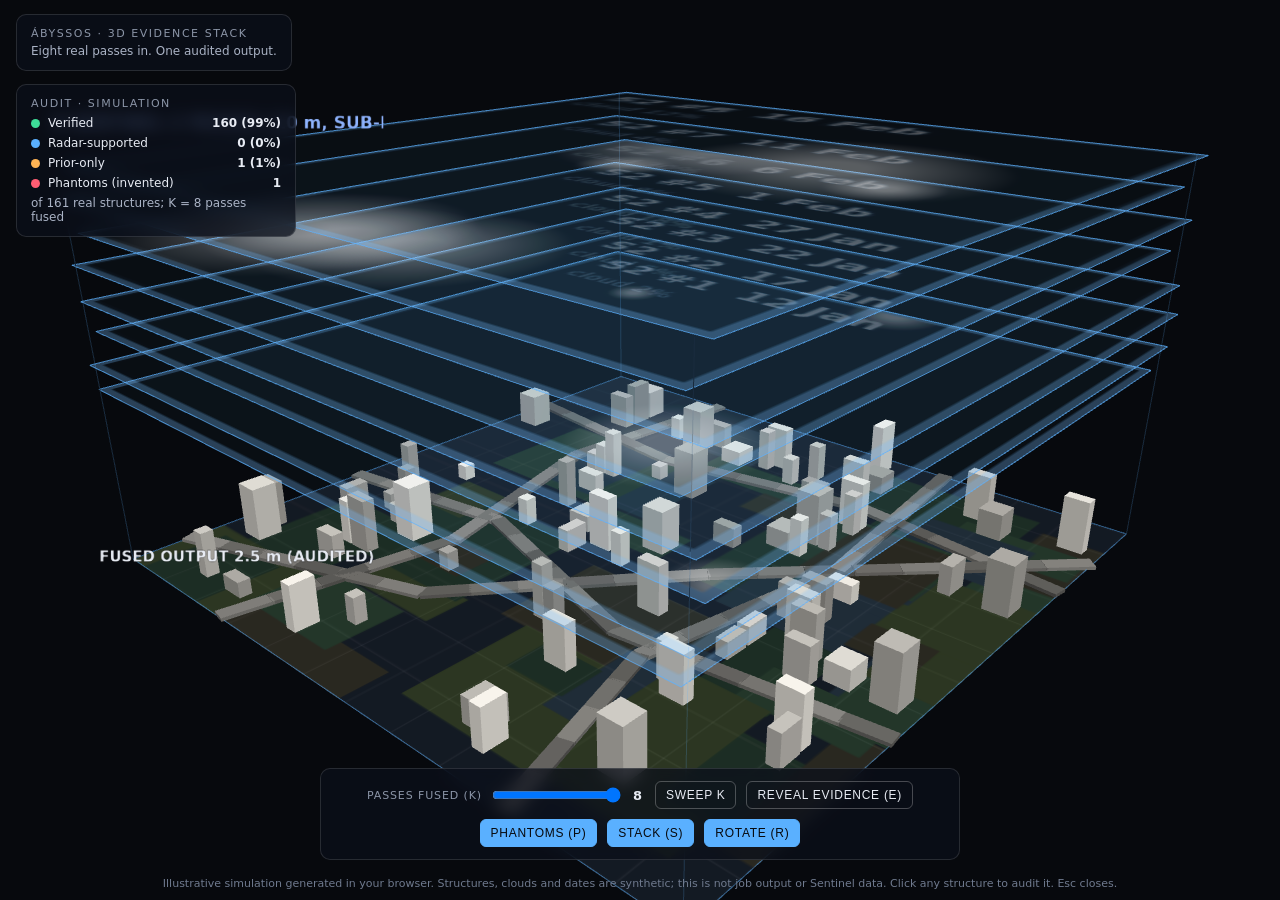
<file: evidence3d.html>
<!doctype html>
<html lang="en">
<head>
<meta charset="utf-8">
<meta name="viewport" content="width=device-width, initial-scale=1">
<title>Abyssos - 3D Evidence Stack</title>
<style>
  html,body{margin:0;height:100%;background:#07090d;color:#e8ecf4;font-family:system-ui,"Segoe UI",Roboto,sans-serif;overflow:hidden}
  #stage{position:fixed;inset:0}
  .panel{position:fixed;background:rgba(12,16,26,.74);border:1px solid rgba(255,255,255,.12);border-radius:10px;padding:12px 14px;backdrop-filter:blur(8px)}
  .eyebrow{font-size:11px;letter-spacing:.14em;color:#8b95a7}
  .sub{font-size:12px;color:#aab3c5;margin-top:4px}
  #title{top:14px;left:16px}
  #counts{top:84px;left:16px;width:250px}
  .row{display:flex;align-items:center;gap:8px;font-size:12px;margin:6px 0}
  .row b{margin-left:auto;font-variant-numeric:tabular-nums}
  .dot{width:9px;height:9px;border-radius:50%}
  #detail{top:14px;right:16px;width:300px;max-height:70vh;overflow:auto;font-size:12px;line-height:1.5}
  #detail p{margin:8px 0}
  .badge{display:inline-block;margin-top:6px;padding:2px 8px;border:1px solid;border-radius:5px;font-size:11px;font-weight:700;letter-spacing:.06em}
  .chip{display:inline-block;margin:2px 4px 2px 0;padding:2px 8px;border-radius:999px;font-size:11px;border:1px solid}
  .chip.ok{color:#3ddc97;border-color:rgba(61,220,151,.5)}
  .chip.no{color:#ff7a8a;border-color:rgba(255,93,115,.5)}
  #bar{left:50%;bottom:40px;transform:translateX(-50%);display:flex;align-items:center;gap:10px;flex-wrap:wrap;justify-content:center;max-width:94vw}
  .btn{background:transparent;color:#e8ecf4;border:1px solid rgba(255,255,255,.25);border-radius:6px;padding:6px 10px;font-size:12px;letter-spacing:.06em;cursor:pointer}
  .btn.on{background:#5ab0ff;color:#07090d;border-color:#5ab0ff}
  #kwrap{display:flex;align-items:center;gap:8px;font-size:11px;letter-spacing:.08em;color:#8b95a7}
  #kval{color:#e8ecf4;font-weight:700;font-size:13px;width:14px;text-align:center}
  #note{position:fixed;left:12px;right:12px;bottom:10px;text-align:center;font-size:11px;color:#6f7a8e}
  #err{position:fixed;inset:0;display:none;place-items:center;color:#8b95a7}
</style>
</head>
<body>
<div id="stage"></div>
<div id="err">WebGL is not available in this browser.</div>

<div id="title" class="panel">
  <div class="eyebrow">&#193;BYSSOS &middot; 3D EVIDENCE STACK</div>
  <div class="sub">Eight real passes in. One audited output.</div>
</div>

<div id="counts" class="panel">
  <div class="eyebrow">AUDIT &middot; SIMULATION</div>
  <div class="row"><span class="dot" style="background:#3ddc97"></span>Verified<b id="c-ver">0</b></div>
  <div class="row"><span class="dot" style="background:#5ab0ff"></span>Radar-supported<b id="c-rad">0</b></div>
  <div class="row"><span class="dot" style="background:#ffb454"></span>Prior-only<b id="c-pri">0</b></div>
  <div class="row"><span class="dot" style="background:#ff5d73"></span>Phantoms (invented)<b id="c-ph">0</b></div>
  <div class="sub" id="c-total"></div>
</div>

<div id="detail" class="panel" style="display:none"></div>

<div id="bar" class="panel">
  <div id="kwrap">PASSES FUSED (K)
    <input id="k" type="range" min="1" max="8" step="1" value="8">
    <span id="kval">8</span>
  </div>
  <button class="btn" id="b-sweep" type="button">SWEEP K</button>
  <button class="btn" id="b-ev" type="button">REVEAL EVIDENCE (E)</button>
  <button class="btn on" id="b-ph" type="button">PHANTOMS (P)</button>
  <button class="btn on" id="b-st" type="button">STACK (S)</button>
  <button class="btn on" id="b-rot" type="button">ROTATE (R)</button>
</div>
<div id="note">Illustrative simulation generated in your browser. Structures, clouds and dates are synthetic; this is not job output or Sentinel data. Click any structure to audit it. Esc closes.</div>

<script src="vendor/three.min.js"></script>
<script>window.THREE||document.write('<script src="https://cdn.jsdelivr.net/npm/three@0.147.0/build/three.min.js"><\/script>');</script>
<script src="vendor/OrbitControls.js"></script>
<script>window.THREE&&!THREE.OrbitControls&&document.write('<script src="https://cdn.jsdelivr.net/npm/three@0.147.0/examples/js/controls/OrbitControls.js"><\/script>');</script>
<script>
(function(){
'use strict';
function mulberry32(a){return function(){a=(a+0x6d2b79f5)|0;var t=Math.imul(a^(a>>>15),1|a);t=(t+Math.imul(t^(t>>>7),61|t))^t;return((t^(t>>>14))>>>0)/4294967296;};}
var rand=mulberry32(26142);
var G=48,CELL=0.25,SIZE=G*CELL,KMAX=8,PH_N=14;
var DATES=['12 Jan','17 Jan','22 Jan','27 Jan','1 Feb','6 Feb','11 Feb','16 Feb'];
var CLOUD_COVER=[0.02,0.05,0.01,0.18,0.08,0.30,0.04,0.12];
var HEX={verified:0x3ddc97,radar:0x5ab0ff,prior:0xffb454,phantom:0xff5d73};
var CSSC={verified:'#3ddc97',radar:'#5ab0ff',prior:'#ffb454',phantom:'#ff5d73'};
var LABEL={verified:'VERIFIED',radar:'RADAR-SUPPORTED',prior:'PRIOR-ONLY',phantom:'PHANTOM'};
function wx(cx){return cx*CELL-SIZE/2;}
function wz(cy){return cy*CELL-SIZE/2;}
function $(id){return document.getElementById(id);}

// ---------- synthetic scene data ----------
var clouds=[];
for(var pi=0;pi<KMAX;pi++){
  var nb=1+Math.floor(rand()*3),list=[];
  var r0=Math.sqrt(CLOUD_COVER[pi]*G*G/(nb*Math.PI));
  for(var bi=0;bi<nb;bi++)list.push({x:rand()*G,y:rand()*G,r:r0*(0.8+0.4*rand())});
  clouds.push(list);
}
function cloudAt(cx,cy,p){var l=clouds[p];for(var i=0;i<l.length;i++){if(Math.hypot(cx-l[i].x,cy-l[i].y)<l[i].r)return true;}return false;}

var occ=new Uint8Array(G*G);
function mark(cx,cy,r){for(var y=Math.floor(cy)-r;y<=Math.floor(cy)+r;y++)for(var x=Math.floor(cx)-r;x<=Math.floor(cx)+r;x++)if(x>=0&&y>=0&&x<G&&y<G)occ[y*G+x]=1;}
function isFree(x0,y0,w,d){for(var y=y0;y<y0+d;y++)for(var x=x0;x<x0+w;x++){if(x<1||y<1||x>=G-1||y>=G-1||occ[y*G+x])return false;}return true;}
function fill(x0,y0,w,d){for(var y=y0;y<y0+d;y++)for(var x=x0;x<x0+w;x++)occ[y*G+x]=1;}

var roadDefs=[
  [[0,10],[16,12],[32,9],[48,11]],
  [[0,30],[14,28],[30,33],[48,31]],
  [[12,0],[10,16],[14,32],[11,48]],
  [[34,0],[36,18],[33,34],[37,48]],
  [[0,44],[18,38],[30,24],[48,6]]
];
var pieces=[],segCount=[0,0,0,0,0];
roadDefs.forEach(function(pts,ri){
  for(var e=0;e<pts.length-1;e++){
    var a=pts[e],b=pts[e+1],dx=b[0]-a[0],dy=b[1]-a[1],L=Math.hypot(dx,dy),n=Math.max(1,Math.round(L/3));
    for(var k=0;k<n;k++){
      var t0=k/n,t1=(k+1)/n,x0=a[0]+dx*t0,y0=a[1]+dy*t0,x1=a[0]+dx*t1,y1=a[1]+dy*t1;
      segCount[ri]++;
      pieces.push({type:'road',name:'Road R'+(ri+1)+' / segment '+segCount[ri],cx:(x0+x1)/2,cy:(y0+y1)/2,len:Math.hypot(x1-x0,y1-y0),ang:Math.atan2(y1-y0,x1-x0),h:0.06,w:1.1});
      for(var u=0;u<=1.001;u+=0.25)mark(x0+(x1-x0)*u,y0+(y1-y0)*u,1);
    }
  }
});
var buildings=[],tries=0;
while(buildings.length<78&&tries<2500){
  tries++;
  var pc=pieces[Math.floor(rand()*pieces.length)];
  var nx=-Math.sin(pc.ang),ny=Math.cos(pc.ang),side=rand()<0.5?-1:1,off=2+rand()*3.2,along=(rand()-0.5)*2;
  var bx=pc.cx+nx*off*side+Math.cos(pc.ang)*along,by=pc.cy+ny*off*side+Math.sin(pc.ang)*along;
  var w=1+Math.floor(rand()*2),d=1+Math.floor(rand()*2),h=0.25+rand()*0.75;
  var ox=Math.round(bx-w/2),oy=Math.round(by-d/2);
  if(!isFree(ox,oy,w,d))continue;
  fill(ox,oy,w,d);
  buildings.push({type:'building',name:'Building B'+(buildings.length+1),cx:ox+w/2,cy:oy+d/2,w:w,d:d,h:h});
}
var structs=pieces.concat(buildings);
structs.forEach(function(s,i){
  s.id=i;s.obs=[];s.why=[];
  for(var p=0;p<KMAX;p++){
    var cl=cloudAt(s.cx,s.cy,p),haze=rand()<0.14;
    s.obs.push(!cl&&!haze);s.why.push(cl?'cloud':(haze?'haze':null));
  }
  s.sar=rand()<(s.type==='road'?0.8:0.7);
});
var phantoms=[];
(function(){var t=0;while(phantoms.length<PH_N&&t<3000){t++;
  var w=1+Math.floor(rand()*2),d=1+Math.floor(rand()*2),h=0.25+rand()*0.7;
  var ox=1+Math.floor(rand()*(G-4)),oy=1+Math.floor(rand()*(G-4));
  if(!isFree(ox,oy,w,d))continue;fill(ox,oy,w,d);
  phantoms.push({type:'phantom',name:'Phantom P'+(phantoms.length+1),cx:ox+w/2,cy:oy+d/2,w:w,d:d,h:h,id:1000+phantoms.length,on:true,obs:[],why:[],sar:false});
}})();

// ---------- renderer / scene ----------
var renderer;
try{renderer=new THREE.WebGLRenderer({antialias:true});}catch(err){$('err').style.display='grid';return;}
renderer.setPixelRatio(Math.min(window.devicePixelRatio||1,2));
renderer.setClearColor(0x07090d,1);
$('stage').appendChild(renderer.domElement);
var scene=new THREE.Scene();
scene.fog=new THREE.Fog(0x07090d,24,52);
var camera=new THREE.PerspectiveCamera(42,1,0.1,100);
camera.position.set(12,9.5,13);
var controls=new THREE.OrbitControls(camera,renderer.domElement);
controls.target.set(0,1.8,0);
controls.enableDamping=true;controls.dampingFactor=0.08;
controls.autoRotate=true;controls.autoRotateSpeed=0.6;
controls.minDistance=6;controls.maxDistance=30;controls.maxPolarAngle=Math.PI*0.52;
scene.add(new THREE.AmbientLight(0xffffff,0.6));
var sun=new THREE.DirectionalLight(0xffffff,0.85);sun.position.set(6,10,4);scene.add(sun);

function canvasTex(w,h,draw){var c=document.createElement('canvas');c.width=w;c.height=h;draw(c.getContext('2d'),w,h);return new THREE.CanvasTexture(c);}
var groundTex=canvasTex(512,512,function(g,w,h){
  g.fillStyle='#0f141b';g.fillRect(0,0,w,h);
  var cols=['#16231c','#1b2a20','#222a1a','#18222b','#201f19'];
  for(var i=0;i<46;i++){g.fillStyle=cols[i%cols.length];g.fillRect(rand()*w-20,rand()*h-20,40+rand()*110,30+rand()*90);}
  g.strokeStyle='rgba(255,255,255,0.045)';g.lineWidth=1;
  for(var k=0;k<=G;k+=4){var q=k*w/G;g.beginPath();g.moveTo(q,0);g.lineTo(q,h);g.stroke();g.beginPath();g.moveTo(0,q);g.lineTo(w,q);g.stroke();}
});
var gg=new THREE.PlaneGeometry(SIZE,SIZE);gg.rotateX(-Math.PI/2);
scene.add(new THREE.Mesh(gg,new THREE.MeshLambertMaterial({map:groundTex})));
var gEdge=new THREE.LineSegments(new THREE.EdgesGeometry(gg),new THREE.LineBasicMaterial({color:0x5ab0ff,transparent:true,opacity:0.5}));
gEdge.position.y=0.01;scene.add(gEdge);

function labelSprite(text,color){
  var c=document.createElement('canvas');c.width=512;c.height=64;
  var g=c.getContext('2d');g.font='600 26px system-ui,sans-serif';g.fillStyle=color;g.textBaseline='middle';g.fillText(text,8,34);
  var s=new THREE.Sprite(new THREE.SpriteMaterial({map:new THREE.CanvasTexture(c),transparent:true,depthTest:false}));
  s.center.set(0,0.5);s.scale.set(4.8,0.6,1);return s;
}
var fusedLabel=labelSprite('FUSED OUTPUT 2.5 m (AUDITED)','#e8ecf4');
fusedLabel.position.set(-SIZE/2,0.3,SIZE/2+0.6);scene.add(fusedLabel);

// ---------- pass stack ----------
function passTex(i){return canvasTex(256,256,function(g,w,h){
  g.fillStyle='rgba(90,176,255,0.07)';g.fillRect(0,0,w,h);
  var l=clouds[i];
  for(var j=0;j<l.length;j++){
    var cx=l[j].x*w/G,cy=l[j].y*h/G,r=l[j].r*w/G;
    var gr=g.createRadialGradient(cx,cy,r*0.2,cx,cy,r);
    gr.addColorStop(0,'rgba(255,255,255,0.85)');gr.addColorStop(1,'rgba(255,255,255,0)');
    g.fillStyle=gr;g.beginPath();g.arc(cx,cy,r,0,Math.PI*2);g.fill();
  }
  g.strokeStyle='rgba(120,190,255,0.8)';g.lineWidth=3;g.strokeRect(1.5,1.5,w-3,h-3);
  g.fillStyle='rgba(232,236,244,0.95)';g.font='bold 20px system-ui,sans-serif';g.fillText('S2 #'+(i+1)+'  '+DATES[i],10,26);
  g.font='13px system-ui,sans-serif';g.fillStyle='rgba(170,179,197,0.95)';g.fillText('cloud '+Math.round(CLOUD_COVER[i]*100)+'%',10,46);
});}
var stack=new THREE.Group();scene.add(stack);
var planes=[],Y0=3.0,DY=0.5;
for(var i=0;i<KMAX;i++){
  var pg=new THREE.PlaneGeometry(SIZE,SIZE);pg.rotateX(-Math.PI/2);
  var pm=new THREE.MeshBasicMaterial({map:passTex(i),transparent:true,opacity:0.38,depthWrite:false,side:THREE.DoubleSide});
  var mesh=new THREE.Mesh(pg,pm);
  var jx=(rand()-0.5)*0.34,jz=(rand()-0.5)*0.34;
  mesh.position.set(jx,Y0+i*DY,jz);
  var em=new THREE.LineBasicMaterial({color:0x5ab0ff,transparent:true,opacity:0.7});
  mesh.add(new THREE.LineSegments(new THREE.EdgesGeometry(pg),em));
  stack.add(mesh);
  planes.push({pm:pm,em:em,jx:jx,jz:jz,y:Y0+i*DY});
}
var postPts=[];
[[-1,-1],[1,-1],[1,1],[-1,1]].forEach(function(c){postPts.push(c[0]*SIZE/2,0,c[1]*SIZE/2,c[0]*SIZE/2,Y0+(KMAX-1)*DY,c[1]*SIZE/2);});
stack.add(new THREE.LineSegments(new THREE.BufferGeometry().setAttribute('position',new THREE.Float32BufferAttribute(postPts,3)),new THREE.LineBasicMaterial({color:0x5ab0ff,transparent:true,opacity:0.2})));
var stackLabel=labelSprite('8 SENTINEL-2 PASSES (10 m, SUB-PIXEL OFFSETS)','#8fb4ff');
stackLabel.position.set(-SIZE/2,Y0+(KMAX-1)*DY+0.6,SIZE/2);stack.add(stackLabel);

// ---------- structures ----------
var boxGeo=new THREE.BoxGeometry(1,1,1);
var structMesh=new THREE.InstancedMesh(boxGeo,new THREE.MeshLambertMaterial({color:0xffffff}),structs.length);
var phMat=new THREE.MeshLambertMaterial({color:0xffffff,transparent:true,opacity:1});
var phMesh=new THREE.InstancedMesh(boxGeo,phMat,phantoms.length);
structMesh.frustumCulled=false;phMesh.frustumCulled=false;
scene.add(structMesh,phMesh);
var dummy=new THREE.Object3D(),tmp=new THREE.Color();
function dims(s){return s.type==='road'?[s.len*CELL*1.04,s.h,s.w*CELL]:[s.w*CELL*0.88,s.h,s.d*CELL*0.88];}
function place(mesh,i,s,vis){
  if(!vis){dummy.position.set(0,-50,0);dummy.rotation.set(0,0,0);dummy.scale.set(0.0001,0.0001,0.0001);}
  else{var d=dims(s);dummy.position.set(wx(s.cx),s.h/2,wz(s.cy));dummy.rotation.set(0,s.type==='road'?-s.ang:0,0);dummy.scale.set(d[0],d[1],d[2]);}
  dummy.updateMatrix();mesh.setMatrixAt(i,dummy.matrix);
}

// selection visuals
var selBox=new THREE.LineSegments(new THREE.EdgesGeometry(boxGeo),new THREE.LineBasicMaterial({color:0xffffff,depthTest:false}));
selBox.visible=false;selBox.renderOrder=11;scene.add(selBox);
var beamGeo=new THREE.BufferGeometry();
var beams=new THREE.LineSegments(beamGeo,new THREE.LineBasicMaterial({vertexColors:true,transparent:true,opacity:0.95,depthTest:false}));
beams.visible=false;beams.frustumCulled=false;beams.renderOrder=10;scene.add(beams);
var scanGeo=new THREE.PlaneGeometry(SIZE,2.6);scanGeo.rotateY(Math.PI/2);
var scanPlane=new THREE.Mesh(scanGeo,new THREE.MeshBasicMaterial({color:0x5ab0ff,transparent:true,opacity:0.3,side:THREE.DoubleSide,depthWrite:false}));
scanPlane.position.y=1.3;scanPlane.visible=false;scene.add(scanPlane);

// ---------- state ----------
var K=8,showEv=false,showPh=true,revealX=-Infinity,scanning=false,selected=null,sweepTimer=null;
function classify(s){var n=0;for(var i=0;i<K;i++)if(s.obs[i])n++;s.n=n;s.cls=n>=3?'verified':(s.sar?'radar':'prior');}
function gray(s){var g=0.5+0.28*(((s.id*37)%11)/11);if(s.type==='road')g*=0.55;tmp.setRGB(g,g*0.985,g*0.95);}
function colorOf(s){
  if(showEv&&wx(s.cx)<revealX)tmp.setHex(HEX[s.type==='phantom'?'phantom':s.cls]);else gray(s);
  return tmp;
}
function applyColors(){
  structs.forEach(function(s,i){structMesh.setColorAt(i,colorOf(s));});
  phantoms.forEach(function(s,j){phMesh.setColorAt(j,colorOf(s));});
  structMesh.instanceColor.needsUpdate=true;phMesh.instanceColor.needsUpdate=true;
}
function refresh(){
  var c={verified:0,radar:0,prior:0};
  structs.forEach(function(s,i){classify(s);c[s.cls]++;place(structMesh,i,s,true);});
  var vis=showPh?Math.max(1,Math.round(PH_N*Math.exp(-0.5*(K-1)))):0;
  phantoms.forEach(function(s,j){s.on=j<vis;place(phMesh,j,s,s.on);});
  structMesh.instanceMatrix.needsUpdate=true;phMesh.instanceMatrix.needsUpdate=true;
  applyColors();
  var t=structs.length;
  function pct(n){return Math.round(100*n/t)+'%';}
  $('c-ver').textContent=c.verified+' ('+pct(c.verified)+')';
  $('c-rad').textContent=c.radar+' ('+pct(c.radar)+')';
  $('c-pri').textContent=c.prior+' ('+pct(c.prior)+')';
  $('c-ph').textContent=vis;
  $('c-total').textContent='of '+t+' real structures; K = '+K+' passes fused';
  $('kval').textContent=K;$('k').value=K;
  planes.forEach(function(p,i){var a=i<K;p.pm.opacity=a?0.38:0.05;p.em.opacity=a?0.7:0.12;});
  if(selected&&selected.type==='phantom'&&!selected.on)selected=null;
  updateSelection();
}
function updateSelection(){
  var panel=$('detail');
  if(!selected){panel.style.display='none';beams.visible=false;selBox.visible=false;return;}
  var s=selected,d=dims(s),hh=Math.max(s.h,0.12);
  selBox.visible=true;selBox.position.set(wx(s.cx),hh/2,wz(s.cy));selBox.rotation.set(0,s.type==='road'?-s.ang:0,0);
  selBox.scale.set(d[0]*1.15+0.04,hh*1.15,d[2]*1.15+0.04);
  var pos=[],col=[],top=s.h+0.03;
  for(var i=0;i<K;i++){
    var pl=planes[i],ok=s.type!=='phantom'&&s.obs[i];
    pos.push(wx(s.cx),top,wz(s.cy),wx(s.cx)+pl.jx,pl.y,wz(s.cy)+pl.jz);
    var c=ok?[0.24,0.86,0.59]:[0.6,0.22,0.27];
    col.push(c[0],c[1],c[2],c[0],c[1],c[2]);
  }
  beamGeo.setAttribute('position',new THREE.Float32BufferAttribute(pos,3));
  beamGeo.setAttribute('color',new THREE.Float32BufferAttribute(col,3));
  beams.visible=true;
  var cls=s.type==='phantom'?'phantom':s.cls;
  var html='<div class="eyebrow">'+s.name.toUpperCase()+'</div>';
  html+='<div class="badge" style="color:'+CSSC[cls]+';border-color:'+CSSC[cls]+'">'+LABEL[cls]+'</div>';
  if(s.type==='phantom'){
    html+='<p>Invented by the model. No Sentinel-2 pass observed this structure and radar does not confirm it.</p>';
    html+='<p class="sub">In the image view it is indistinguishable from a real building. That is the failure Ábyssos is built to expose.</p>';
  }else{
    var chips='';
    for(var j=0;j<K;j++){chips+=s.obs[j]?'<span class="chip ok">'+DATES[j]+'</span>':'<span class="chip no">'+DATES[j]+' &middot; '+s.why[j]+'</span>';}
    var verdict=cls==='verified'?'Confirmed by several real passes.'
      :cls==='radar'?'Optical was blocked; Sentinel-1 radar confirms the structure.'
      :'The model\u2019s best guess. Treat with caution.';
    html+='<p class="sub">Clear in '+s.n+' of '+K+' passes (demo rule: 3 clear passes. The real auditor uses consistency residual, ensemble disagreement and SAR edge agreement).</p>'+chips;
    html+='<p>'+verdict+'</p><p class="sub">Sentinel-1 radar: '+(s.sar?'confirms the structure':'no confirmation')+'.</p>';
  }
  panel.innerHTML=html;panel.style.display='block';
}
function select(s){selected=s;if(s)controls.autoRotate=false,syncRot();updateSelection();}

// ---------- controls ----------
function syncRot(){$('b-rot').className='btn'+(controls.autoRotate?' on':'');}
function toggleEv(){showEv=!showEv;$('b-ev').className='btn'+(showEv?' on':'');
  if(showEv){revealX=-SIZE/2-0.1;scanning=true;scanPlane.visible=true;}
  else{scanning=false;scanPlane.visible=false;revealX=-Infinity;applyColors();}
}
function togglePh(){showPh=!showPh;$('b-ph').className='btn'+(showPh?' on':'');refresh();}
function toggleStack(){stack.visible=!stack.visible;$('b-st').className='btn'+(stack.visible?' on':'');}
function toggleRot(){controls.autoRotate=!controls.autoRotate;syncRot();}
function stopSweep(){if(sweepTimer){clearInterval(sweepTimer);sweepTimer=null;}}
function setK(v){K=Math.max(1,Math.min(KMAX,v));refresh();}
function sweep(){stopSweep();setK(1);sweepTimer=setInterval(function(){if(K>=KMAX){stopSweep();return;}setK(K+1);},800);}
$('k').addEventListener('input',function(e){stopSweep();setK(Number(e.target.value));});
$('b-ev').addEventListener('click',toggleEv);
$('b-ph').addEventListener('click',togglePh);
$('b-st').addEventListener('click',toggleStack);
$('b-rot').addEventListener('click',toggleRot);
$('b-sweep').addEventListener('click',sweep);
controls.addEventListener('start',function(){controls.autoRotate=false;syncRot();});
window.addEventListener('keydown',function(e){
  if(e.ctrlKey||e.metaKey||e.altKey)return;
  var k=e.key;
  if(k==='e'||k==='E')toggleEv();
  else if(k==='p'||k==='P')togglePh();
  else if(k==='s'||k==='S')toggleStack();
  else if(k==='r'||k==='R')toggleRot();
  else if(k==='ArrowRight'||k===']'){stopSweep();setK(K+1);}
  else if(k==='ArrowLeft'||k==='['){stopSweep();setK(K-1);}
  else if(k==='Escape'){try{parent.postMessage('abx3d-close','*');}catch(err){}}
});

// picking
var ray=new THREE.Raycaster(),mouse=new THREE.Vector2(),downX=0,downY=0;
renderer.domElement.addEventListener('pointerdown',function(e){downX=e.clientX;downY=e.clientY;});
renderer.domElement.addEventListener('pointerup',function(e){
  if(Math.hypot(e.clientX-downX,e.clientY-downY)>4)return;
  var rc=renderer.domElement.getBoundingClientRect();
  mouse.set(((e.clientX-rc.left)/rc.width)*2-1,-((e.clientY-rc.top)/rc.height)*2+1);
  ray.setFromCamera(mouse,camera);
  var hits=ray.intersectObjects([structMesh,phMesh],false),chosen=null;
  for(var i=0;i<hits.length;i++){
    var arr=hits[i].object===structMesh?structs:phantoms,s=arr[hits[i].instanceId];
    if(s&&(s.type!=='phantom'||s.on)){chosen=s;break;}
  }
  select(chosen);
});

function resize(){var w=window.innerWidth,h=window.innerHeight;renderer.setSize(w,h);camera.aspect=w/h;camera.updateProjectionMatrix();}
window.addEventListener('resize',resize);resize();
refresh();

var last=performance.now();
function frame(now){
  requestAnimationFrame(frame);
  var dt=Math.min(0.1,(now-last)/1000);last=now;
  if(scanning){
    revealX+=dt*(SIZE/1.4);scanPlane.position.x=revealX;applyColors();
    if(revealX>SIZE/2+0.3){scanning=false;revealX=Infinity;scanPlane.visible=false;applyColors();}
  }
  phMat.opacity=showEv?0.55+0.15*Math.sin(now/300):1;
  controls.update();
  renderer.render(scene,camera);
}
requestAnimationFrame(frame);
})();
</script>
</body>
</html>
</file>
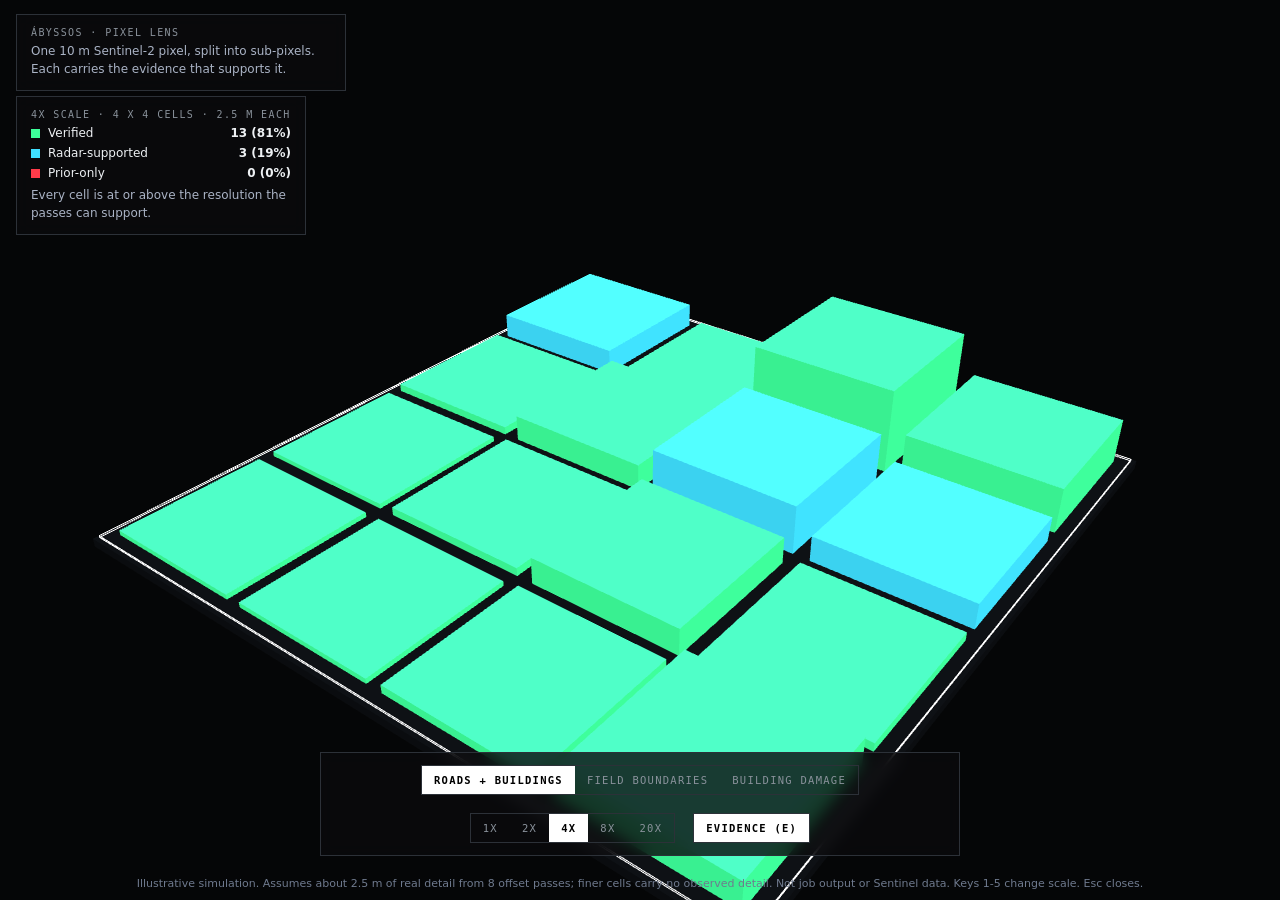
<file: pixellens.html>
<!doctype html>
<html lang="en">
<head>
<meta charset="utf-8">
<meta name="viewport" content="width=device-width, initial-scale=1">
<title>Abyssos - Pixel Lens</title>
<style>
  html,body{margin:0;height:100%;background:#050607;color:#EEF1F4;font-family:"IBM Plex Sans",system-ui,"Segoe UI",sans-serif;overflow:hidden}
  #stage{position:fixed;inset:0}
  #err{position:fixed;inset:0;display:none;place-items:center;color:#8A929B}
  .p{position:fixed;background:rgba(10,11,13,.8);border:1px solid #2C3138;padding:12px 14px;backdrop-filter:blur(8px)}
  .e{font:10px "IBM Plex Mono",ui-monospace,monospace;letter-spacing:.14em;color:#8A929B;text-transform:uppercase}
  .s{font-size:12px;color:#aab3c5;margin-top:4px;line-height:1.5}
  #title{top:14px;left:16px;max-width:300px}
  #counts{top:96px;left:16px;width:260px}
  .row{display:flex;align-items:center;gap:8px;font-size:12px;margin:6px 0}
  .row b{margin-left:auto;font-variant-numeric:tabular-nums}
  .dot{width:9px;height:9px}
  #bar{left:50%;bottom:44px;transform:translateX(-50%);display:flex;gap:18px;flex-wrap:wrap;justify-content:center;align-items:center;max-width:96vw}
  .grp{display:flex;border:1px solid #2C3138}
  .grp button,.t{background:none;border:0;color:#8A929B;font:10.5px "IBM Plex Mono",ui-monospace,monospace;letter-spacing:.12em;text-transform:uppercase;padding:8px 12px;cursor:pointer}
  .grp button.on,.t.on{background:#fff;color:#000;font-weight:600}
  .t{border:1px solid #2C3138}
  #note{position:fixed;left:12px;right:12px;bottom:10px;text-align:center;font-size:11px;color:#6f7a8e}
</style>
</head>
<body>
<div id="stage"></div>
<div id="err">WebGL is not available in this browser.</div>
<div id="title" class="p">
  <div class="e">&#193;byssos &middot; Pixel Lens</div>
  <div class="s">One 10 m Sentinel-2 pixel, split into sub-pixels. Each carries the evidence that supports it.</div>
</div>
<div id="counts" class="p">
  <div class="e" id="cellinfo"></div>
  <div class="row"><span class="dot" style="background:#3DFF9A"></span>Verified<b id="c-v">0</b></div>
  <div class="row"><span class="dot" style="background:#3FE0FF"></span>Radar-supported<b id="c-r">0</b></div>
  <div class="row"><span class="dot" style="background:#FF3B4A"></span>Prior-only<b id="c-p">0</b></div>
  <div class="s" id="verdict"></div>
</div>
<div id="bar" class="p">
  <div class="grp" id="g-scene"></div>
  <div class="grp" id="g-scale"></div>
  <button class="t on" id="b-ev" type="button">Evidence (E)</button>
</div>
<div id="note">Illustrative simulation. Assumes about 2.5 m of real detail from 8 offset passes; finer cells carry no observed detail. Not job output or Sentinel data. Keys 1-5 change scale. Esc closes.</div>

<script src="vendor/three.min.js"></script>
<script>window.THREE||document.write('<script src="https://cdn.jsdelivr.net/npm/three@0.147.0/build/three.min.js"><\/script>');</script>
<script src="vendor/OrbitControls.js"></script>
<script>window.THREE&&!THREE.OrbitControls&&document.write('<script src="https://cdn.jsdelivr.net/npm/three@0.147.0/examples/js/controls/OrbitControls.js"><\/script>');</script>
<script>
(function(){
'use strict';
function $(i){return document.getElementById(i);}
var SCS=[1,2,4,8,20],S=4,SCN='rb',EV=true,LIMIT=2.5;
var SCENES=[['rb','Roads + buildings'],['fld','Field boundaries'],['dmg','Building damage']];
var HEX={v:0x3DFF9A,r:0x3FE0FF,p:0xFF3B4A};
function hs(a,b){var x=Math.sin(a*127.1+b*311.7)*43758.5453;return x-Math.floor(x);}
function truth(k,u,v){
  if(k==='rb'){if(Math.abs(u-v)/1.4142<0.06)return 0.15;if(u>0.58&&u<0.84&&v>0.12&&v<0.36)return 1;return 0;}
  if(k==='fld'){if(Math.abs(u-0.5)<0.025)return 0.3;if(u>0.5&&Math.abs(v-0.4)<0.025)return 0.3;return 0;}
  if(u>0.2&&u<0.8&&v>0.25&&v<0.75){if(u<0.5)return 1;return 0.15+0.2*hs(Math.floor(u*20),Math.floor(v*20));}
  return 0;
}
var renderer;try{renderer=new THREE.WebGLRenderer({antialias:true});}catch(e){$('err').style.display='grid';return;}
renderer.setPixelRatio(Math.min(window.devicePixelRatio||1,2));renderer.setClearColor(0x050607,1);
$('stage').appendChild(renderer.domElement);
var scene=new THREE.Scene(),cam=new THREE.PerspectiveCamera(40,1,0.1,100);cam.position.set(7,7.5,9);
var ctl=new THREE.OrbitControls(cam,renderer.domElement);
ctl.target.set(0,0.6,0);ctl.enableDamping=true;ctl.autoRotate=true;ctl.autoRotateSpeed=0.5;ctl.maxPolarAngle=Math.PI*0.52;
ctl.addEventListener('start',function(){ctl.autoRotate=false;});
scene.add(new THREE.AmbientLight(0xffffff,0.65));
var sun=new THREE.DirectionalLight(0xffffff,0.8);sun.position.set(5,9,4);scene.add(sun);
var W=8;
scene.add(new THREE.LineSegments(new THREE.EdgesGeometry(new THREE.BoxGeometry(W+0.1,0.02,W+0.1)),new THREE.LineBasicMaterial({color:0xffffff})));
var base=new THREE.Mesh(new THREE.BoxGeometry(W+0.2,0.1,W+0.2),new THREE.MeshLambertMaterial({color:0x0b0d10}));base.position.y=-0.07;scene.add(base);
var mesh=new THREE.InstancedMesh(new THREE.BoxGeometry(1,1,1),new THREE.MeshLambertMaterial({color:0xffffff}),400);
mesh.frustumCulled=false;scene.add(mesh);
var dm=new THREE.Object3D(),col=new THREE.Color();
function build(){
  var n=S,cw=W/n,res=10/S,f=res>=LIMIT?0:1-(res/LIMIT)*(res/LIMIT),cnt={v:0,r:0,p:0},idx=0,m=3;
  mesh.count=n*n;
  for(var j=0;j<n;j++)for(var i=0;i<n;i++){
    var val=0;
    for(var a=0;a<m;a++)for(var b=0;b<m;b++)val+=truth(SCN,(i+(a+0.5)/m)/n,(j+(b+0.5)/m)/n);
    val/=m*m;
    var cls=hs(i*7+S,j*13)<f?'p':(hs(i,j+S*3)<0.22?'r':'v');cnt[cls]++;
    var hgt=0.06+val*2.2;
    dm.position.set(-W/2+cw*(i+0.5),hgt/2,-W/2+cw*(j+0.5));dm.scale.set(cw*0.9,hgt,cw*0.9);dm.updateMatrix();
    mesh.setMatrixAt(idx,dm.matrix);
    if(EV)col.setHex(HEX[cls]);else{var g=0.28+0.5*val;col.setRGB(g,g,g*1.02);}
    mesh.setColorAt(idx,col);idx++;
  }
  mesh.instanceMatrix.needsUpdate=true;mesh.instanceColor.needsUpdate=true;
  var t=n*n;function pc(k){return cnt[k]+' ('+Math.round(100*cnt[k]/t)+'%)';}
  $('c-v').textContent=pc('v');$('c-r').textContent=pc('r');$('c-p').textContent=pc('p');
  $('cellinfo').textContent=S+'x scale \u00b7 '+n+' x '+n+' cells \u00b7 '+res.toFixed(2).replace(/\.?0+$/,'')+' m each';
  $('verdict').textContent=res>=LIMIT?'Every cell is at or above the resolution the passes can support.':
    'Cells finer than '+LIMIT+' m hold no observed detail. The output looks sharper but the evidence says guess.';
  var sb=$('g-scale').children;for(var q=0;q<sb.length;q++)sb[q].className=SCS[q]===S?'on':'';
  var cb=$('g-scene').children;for(var r=0;r<cb.length;r++)cb[r].className=SCENES[r][0]===SCN?'on':'';
  $('b-ev').className='t'+(EV?' on':'');
}
SCS.forEach(function(v){var b=document.createElement('button');b.type='button';b.textContent=v+'x';b.onclick=function(){S=v;build();};$('g-scale').appendChild(b);});
SCENES.forEach(function(s){var b=document.createElement('button');b.type='button';b.textContent=s[1];b.onclick=function(){SCN=s[0];build();};$('g-scene').appendChild(b);});
$('b-ev').onclick=function(){EV=!EV;build();};
window.addEventListener('keydown',function(e){
  if(e.ctrlKey||e.metaKey||e.altKey)return;
  var n=parseInt(e.key,10);
  if(n>=1&&n<=5){S=SCS[n-1];build();}
  else if(e.key==='e'||e.key==='E'){EV=!EV;build();}
  else if(e.key==='Escape'){try{parent.postMessage('abx3d-close','*');}catch(x){}}
});
function resize(){var w=window.innerWidth,h=window.innerHeight;renderer.setSize(w,h);cam.aspect=w/h;cam.updateProjectionMatrix();}
window.addEventListener('resize',resize);resize();build();
(function loop(){requestAnimationFrame(loop);ctl.update();renderer.render(scene,cam);})();
})();
</script>
</body>
</html>
</file>
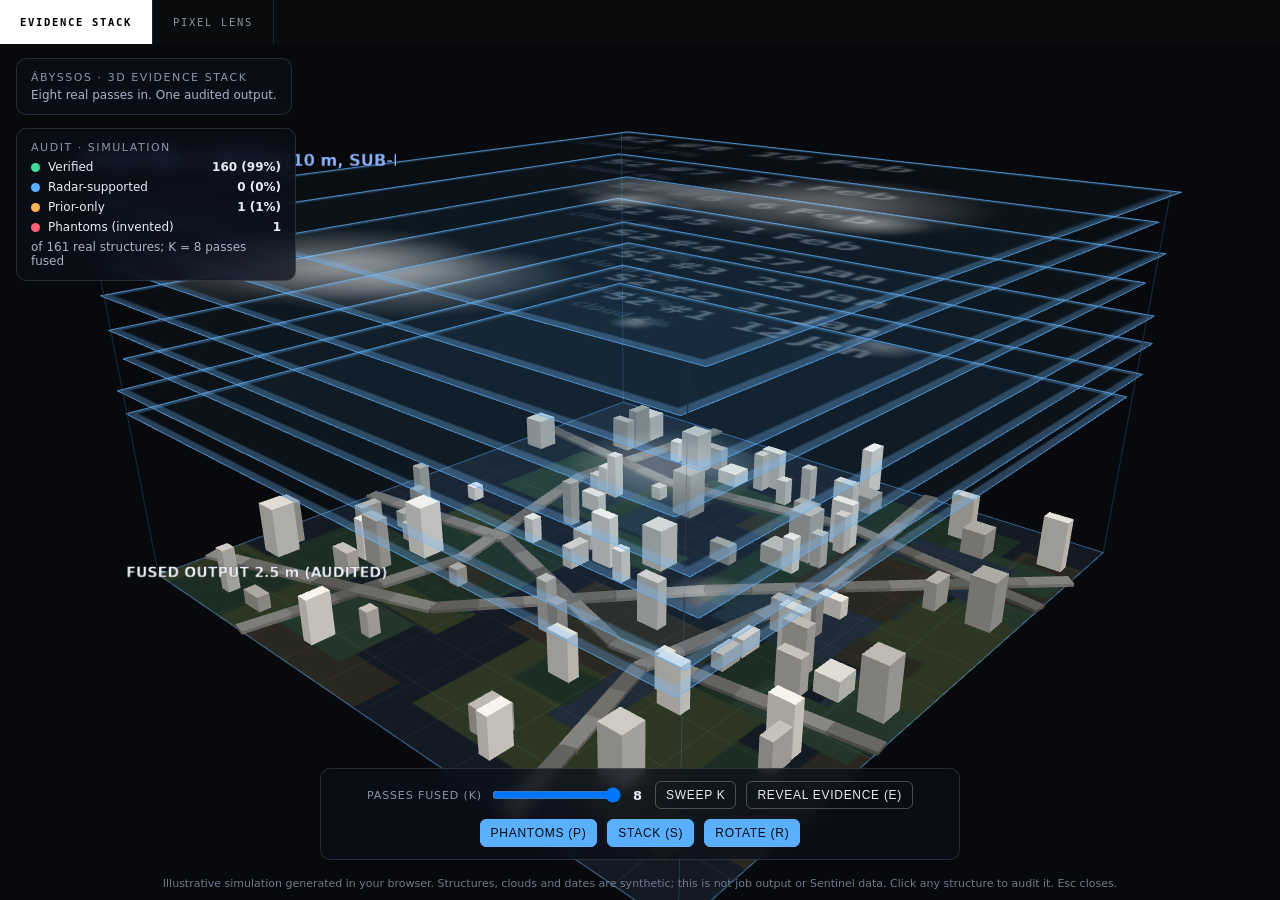
<file: viewer3d.html>
<!doctype html>
<html lang="en">
<head>
<meta charset="utf-8">
<meta name="viewport" content="width=device-width, initial-scale=1">
<title>Abyssos - 3D</title>
<style>
  html,body{margin:0;height:100%;background:#050607;font-family:"IBM Plex Mono",ui-monospace,monospace}
  #t{position:fixed;top:0;left:0;right:0;height:44px;display:flex;background:#0A0B0D;border-bottom:1px solid #20242A}
  #t button{background:none;border:0;border-right:1px solid #20242A;color:#8A929B;font:10.5px "IBM Plex Mono",ui-monospace,monospace;letter-spacing:.16em;text-transform:uppercase;padding:0 20px;cursor:pointer}
  #t button.on{background:#fff;color:#000;font-weight:600}
  iframe{position:fixed;top:44px;left:0;width:100%;height:calc(100% - 44px);border:0;display:none;background:#050607}
</style>
</head>
<body>
<div id="t">
  <button type="button" data-f="f-stack" class="on">Evidence stack</button>
  <button type="button" data-f="f-lens">Pixel lens</button>
</div>
<iframe id="f-stack" title="Evidence stack" src="evidence3d.html" style="display:block"></iframe>
<iframe id="f-lens" title="Pixel lens"></iframe>
<script>
(function(){
  var srcs={'f-stack':'evidence3d.html','f-lens':'pixellens.html'};
  var btns=document.querySelectorAll('#t button');
  function show(id){
    Object.keys(srcs).forEach(function(k){
      var f=document.getElementById(k);
      if(k===id){if(!f.getAttribute('src'))f.setAttribute('src',srcs[k]);f.style.display='block';setTimeout(function(){f.focus();},30);}
      else f.style.display='none';
    });
    btns.forEach(function(b){b.className=b.getAttribute('data-f')===id?'on':'';});
  }
  btns.forEach(function(b){b.addEventListener('click',function(){show(b.getAttribute('data-f'));});});
  function close(){if(window.parent===window){location.href='index.html';return;}try{parent.postMessage('abx3d-close','*');}catch(e){}}
  window.addEventListener('message',function(e){if(e.data==='abx3d-close')close();});
  window.addEventListener('keydown',function(e){if(e.key==='Escape')close();});
})();
</script>
</body>
</html>
</file>
<file: console-theme.css>
/* Abyssos console theme v2. Undo: delete the <link> to this file in console.html. */
:root{--bg:#040506;--panel:#0A0C0F;--panel-2:#10141A;--panel-3:#171C23;--line:#1B2027;--line-2:#2A313B;--glow-s:rgba(63,224,255,.38)}
::selection{background:rgba(63,224,255,.28)}
*{scrollbar-width:thin;scrollbar-color:#2A3039 transparent}
:focus-visible{outline:1px solid var(--ev-s);outline-offset:2px}

/* header */
.top{position:relative;background:linear-gradient(180deg,#0F1318,#0A0C0F);border-bottom:1px solid var(--line-2)}
.top::after{content:"";position:absolute;left:0;right:0;bottom:-1px;height:1px;background:linear-gradient(90deg,transparent,var(--ev-s),transparent);opacity:.5}
.wm b{background:linear-gradient(90deg,#fff,#9fb4c7);-webkit-background-clip:text;background-clip:text;color:transparent}
.ctl{transition:border-color .15s}
.ctl:hover,.ctl:focus-within{border-color:var(--ev-s)}
.tabs button{transition:color .15s,background .15s}
.tabs button:hover{color:var(--text)}
.tabs button[aria-selected="true"]{box-shadow:0 0 0 1px var(--accent)}
.pill{background:rgba(255,255,255,.02)}
.jump button{transition:color .15s,background .15s}
.jump button:hover{color:var(--text);background:var(--panel)}
.jump button[aria-current="true"]::after{background:var(--ev-s);height:2px}

/* side panel */
.side{background:linear-gradient(180deg,#0B0E12,#080A0D)}
.blk h3{color:#6B7480;padding-left:9px;border-left:2px solid var(--ev-s)}
.layer{padding:6px 8px;margin:0 -8px;transition:background .12s}
.layer:hover{background:var(--panel-2)}
.layer[aria-pressed="true"] .box{background:var(--ev-s);border-color:var(--ev-s);box-shadow:0 0 8px var(--glow-s)}
.evbar{height:30px;gap:2px;padding:2px;background:#000}
.evbar button:hover{box-shadow:0 0 12px currentColor}
.evrow{width:100%;text-align:left;padding:7px 8px;transition:background .12s}
.evrow:hover{background:var(--panel-2)}
.evrow[aria-pressed="true"]{background:var(--panel-3);box-shadow:inset 2px 0 0 var(--accent)}
.sw{width:10px;height:10px}
.defs{font-size:10.5px}
.measured{color:#6B7480}
input[type=range]{background:linear-gradient(90deg,var(--ev-s),var(--line-2))}
input[type=range]::-webkit-slider-thumb{background:var(--ev-s);box-shadow:0 0 8px var(--glow-s)}
input[type=range]::-moz-range-thumb{background:var(--ev-s)}
.ep u{border:1px solid rgba(61,255,154,.35);padding:0 5px}
.flip{border-left:2px solid var(--ev-s)}

/* map */
.mapwrap::before,.mapwrap::after{content:"";position:absolute;width:10px;height:10px;pointer-events:none;z-index:3;border:1px solid rgba(255,255,255,.6)}
.mapwrap::before{top:3px;left:3px;border-right:0;border-bottom:0}
.mapwrap::after{bottom:3px;right:3px;border-left:0;border-top:0}
.tag,.methodlbl{background:rgba(5,6,7,.72);backdrop-filter:blur(6px);border-left:2px solid var(--ev-s)}
#lblR{border-left-color:var(--ev-v)}
#swipe{background:var(--ev-s);box-shadow:0 0 14px var(--glow-s)}
#swipe::before{border-color:var(--ev-s);border-radius:50%;box-shadow:0 0 12px var(--glow-s)}
#swipe::after{color:var(--ev-s)}
.scaleline{border-color:var(--ev-s)}

/* passes strip */
.frames{background:linear-gradient(180deg,#0B0E12,#090B0E)}
.fr{transition:transform .12s,border-color .12s}
.fr:hover{border-color:var(--line-2);transform:translateY(-2px)}
.fr[aria-pressed="true"]{border-color:var(--ev-s);box-shadow:0 0 0 1px var(--ev-s)}

/* attribution drawer */
.attr{background:rgba(10,12,15,.95);backdrop-filter:blur(10px);border-top:2px solid var(--ev-s)}
.stat{padding-left:10px;border-left:1px solid var(--line-2)}
.stat .v{font-size:22px}
.th{transition:border-color .12s}
.warn{border-left:3px solid var(--ev-p)}

/* results */
.results{background:radial-gradient(60% 40% at 80% 0%,rgba(63,224,255,.05),transparent),var(--bg)}
.results h2{display:flex;align-items:center;gap:10px;font-size:14px}
.results h2::before{content:"";width:3px;height:14px;background:var(--ev-s)}
.illu{font:600 8.5px var(--mono);letter-spacing:.14em;text-transform:uppercase;color:var(--amber);border:1px solid rgba(255,176,32,.5);background:rgba(255,176,32,.08);padding:2px 7px}
.card h4 .illu{margin-left:8px;vertical-align:1px}
.tw{background:var(--panel)}
tbody tr{transition:background .1s}
tbody tr:not(.us):hover td{background:var(--panel-2)}
tbody tr.us td{background:linear-gradient(90deg,rgba(61,255,154,.09),transparent 75%)}
tbody tr.us td:first-child{box-shadow:inset 3px 0 0 var(--ev-v)}
.card{position:relative;background:linear-gradient(180deg,var(--panel-2),var(--panel))}
.card::before{content:"";position:absolute;left:-1px;right:-1px;top:-1px;height:2px;background:linear-gradient(90deg,var(--ev-s),transparent 60%)}

/* footer */
.foot{background:#080A0D}
.foot kbd{background:var(--panel-2)}

@media(max-width:820px){.top{gap:8px}.wm span{display:none}}
@media(prefers-reduced-motion:reduce){*{transition:none!important}}
/* ===== v3: legibility and hierarchy ===== */
.side{flex-basis:300px}
.wm span{color:#7A838E}
.ctl label,.blk h3,.jump b,.frames>h3{color:#8F98A3}
.blk{padding:18px 16px}
.blk h3{font-size:10.5px;margin-bottom:14px}
.layer{font-size:13.5px;padding:8px}
.layer .k{font-size:10px}
.evrow{font-size:13px;padding:9px 8px}
.evrow .pc{font-size:13px}
.defs{font-size:12px;line-height:1.55}
.defs p{margin-bottom:10px}
.measured,.ep{font-size:10.5px}
.jump button{font-size:11.5px;padding:11px 16px}
.tag{font-size:11px;padding:5px 10px}
.methodlbl{font-size:11px;padding:5px 11px}
.scaletxt{font-size:11px}
.frames{padding:12px 16px;gap:10px}
.fr{min-width:84px;padding:6px}
.fr canvas{width:72px;height:72px}
.fr .d,.fr .c{font-size:10px}
.stat .l{font-size:10px}
.th canvas{width:72px;height:72px}
th,td{padding:10px 12px;font-size:12px}
.card p{font-size:12.5px}
.foot{font-size:10px}
#map{filter:saturate(.8) brightness(.96)}
</file>
